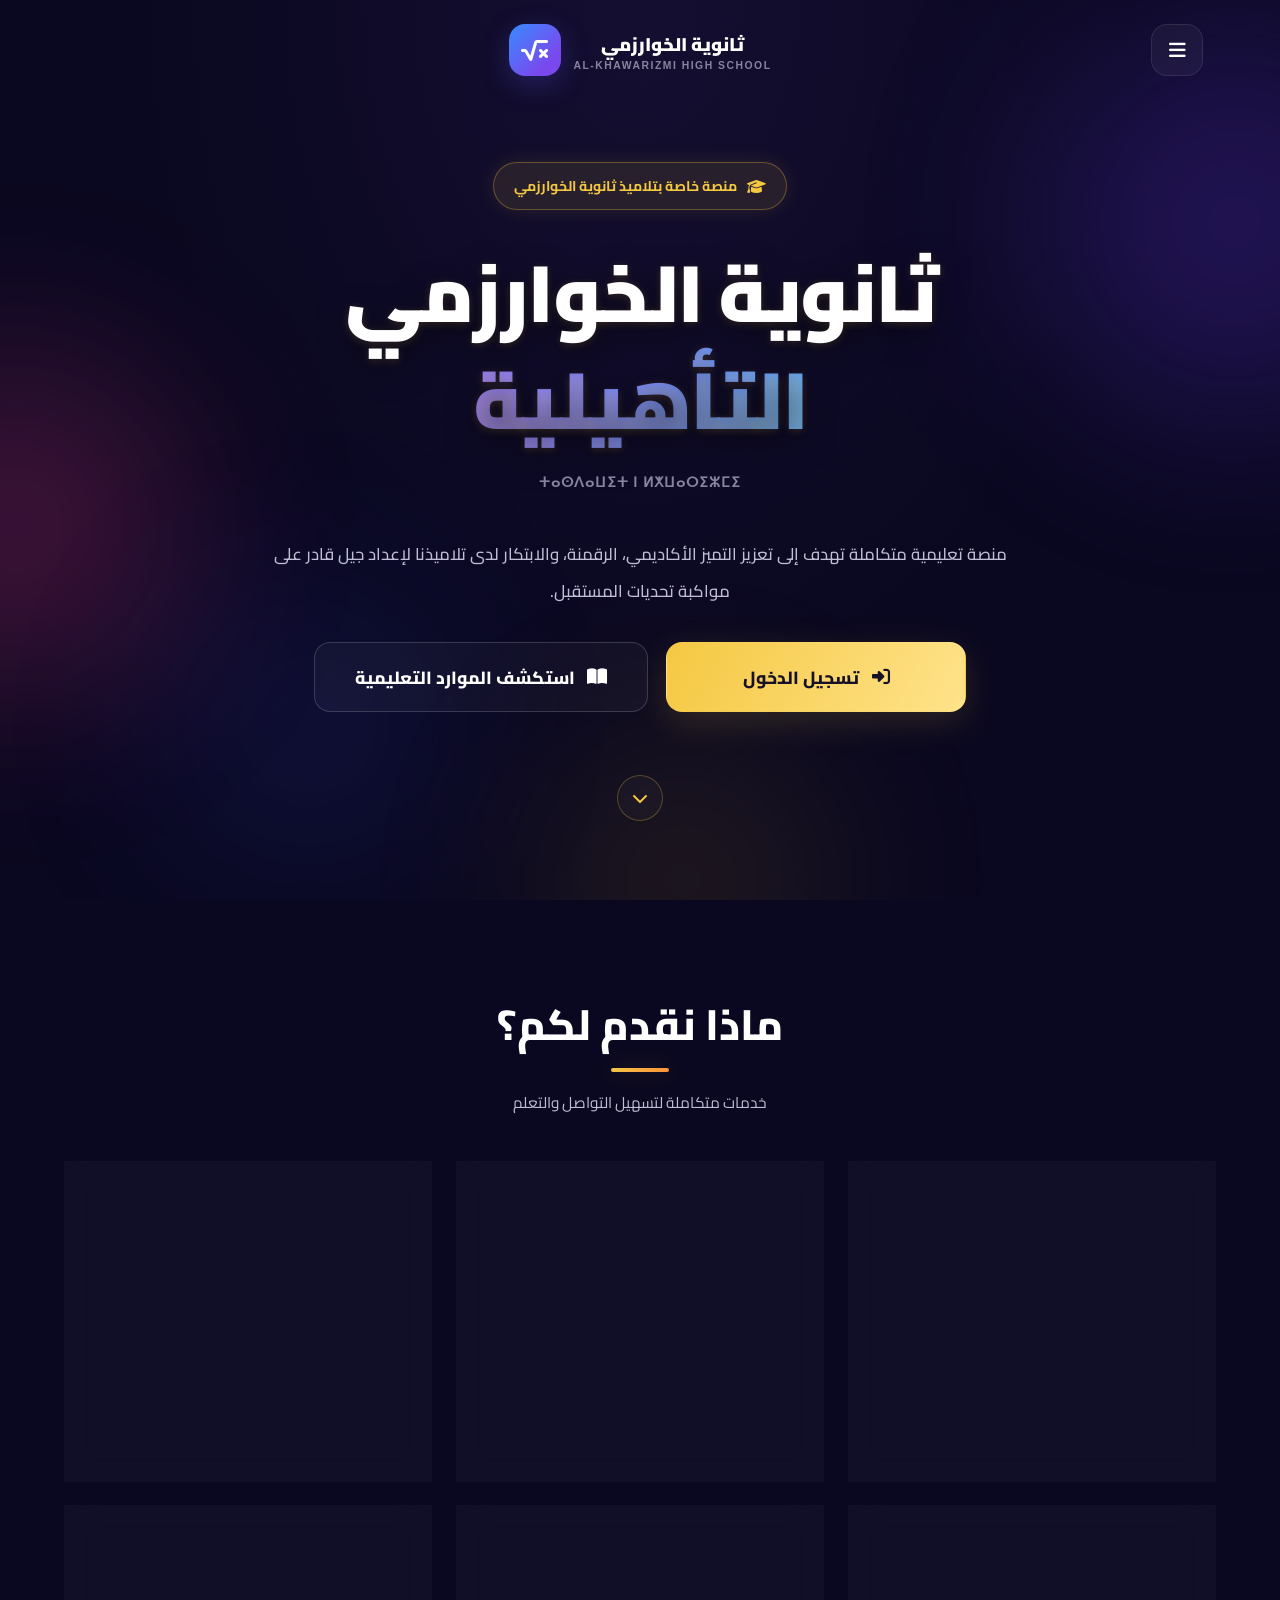
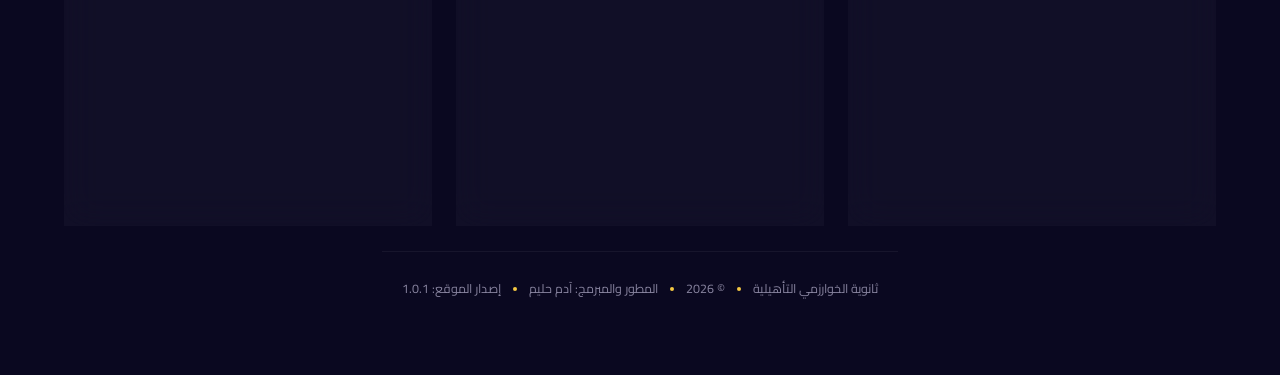
<file: index.html>
<!DOCTYPE html>
<html lang="ar" dir="rtl">
<head>
<meta charset="UTF-8">
<meta name="viewport" content="width=device-width, initial-scale=1.0">
<meta name="theme-color" content="#0a0820">
<meta name="description" content="الموقع الرسمي لثانوية الخوارزمي التأهيلية، منصة تعليمية للتميز الأكاديمي والرقمنة والابتكار.">
<title>ثانوية الخوارزمي التأهيلية | AL-KHAWARIZMI HIGH SCHOOL</title>

<link rel="preconnect" href="https://fonts.googleapis.com">
<link rel="preconnect" href="https://fonts.gstatic.com" crossorigin>
<link href="https://fonts.googleapis.com/css2?family=Cairo:wght@400;500;600;700;800;900&display=swap" rel="stylesheet">
<link rel="stylesheet" href="https://cdnjs.cloudflare.com/ajax/libs/font-awesome/6.7.2/css/all.min.css">

<style>
:root {
    --bg: #0a0820;
    --gold: #f5c842;
    --gold-light: #ffe68a;
    --purple: #9b6dff;
    --blue: #4f8cff;
    --pink: #ff5da2;
    --text: #fff;
    --muted: #c0bdd5;
    --subtle: #88849f;
    --surface: rgba(255,255,255,.045);
    --border: rgba(255,255,255,.09);
    --success: #48d6a2;
    --transition: .3s ease;
}

* {
    margin: 0;
    padding: 0;
    box-sizing: border-box;
}

html {
    scroll-behavior: smooth;
    scrollbar-color: #41336d var(--bg);
    scrollbar-width: thin;
}

body {
    min-height: 100vh;
    font-family: 'Cairo', sans-serif;
    background: var(--bg);
    color: var(--text);
    overflow-x: hidden;
    -webkit-font-smoothing: antialiased;
}

body.no-scroll {
    overflow: hidden;
}

button, a {
    font: inherit;
    -webkit-tap-highlight-color: transparent;
}

button {
    color: inherit;
    cursor: pointer;
}

a {
    color: inherit;
    text-decoration: none;
}

button:focus-visible,
a:focus-visible {
    outline: 2px solid var(--gold);
    outline-offset: 4px;
}

/* ==========================
   الخلفية المتحركة
========================== */

.background-effects {
    position: fixed;
    inset: 0;
    overflow: hidden;
    pointer-events: none;
    z-index: -2;
    background:
        radial-gradient(
            ellipse at 50% 0%,
            rgba(67,43,126,.18),
            transparent 55%
        ),
        var(--bg);
}

.orb {
    position: absolute;
    border-radius: 50%;
    filter: blur(100px);
    opacity: .24;
    will-change: transform;
    animation: floatOrb 18s ease-in-out infinite alternate;
}

.orb-purple {
    width: 390px;
    height: 390px;
    background: #723cff;
    top: 3%;
    right: -150px;
}

.orb-pink {
    width: 330px;
    height: 330px;
    background: #ff3e91;
    top: 40%;
    left: -150px;
    animation-delay: -6s;
}

.orb-gold {
    width: 300px;
    height: 300px;
    background: #dba622;
    bottom: -130px;
    right: 35%;
    opacity: .12;
    animation-delay: -10s;
}

.orb-blue {
    width: 280px;
    height: 280px;
    background: #365dff;
    top: 65%;
    right: 65%;
    opacity: .13;
    animation-delay: -4s;
}

@keyframes floatOrb {
    from {
        transform: translate3d(0,0,0) scale(1);
    }
    to {
        transform: translate3d(45px,-55px,0) scale(1.12);
    }
}

/* ==========================
   الهيكل العام
========================== */

.page-shell {
    position: relative;
    z-index: 1;
    width: 100%;
    min-height: 100vh;
    display: flex;
    flex-direction: column;
}

.header {
    width: 100%;
    padding: 24px 6%;
    display: grid;
    grid-template-columns: 1fr auto 1fr;
    align-items: center;
    gap: clamp(12px,3vw,32px);
    position: relative;
    z-index: 5;
}

.header-side {
    display: flex;
    align-items: center;
    justify-content: flex-start;
    min-width: 0;
}

.header-side:last-child {
    justify-content: flex-end;
}

.icon-button {
    width: 52px;
    height: 52px;
    flex-shrink: 0;
    display: inline-flex;
    justify-content: center;
    align-items: center;
    border-radius: 16px;
    border: 1px solid var(--border);
    background: rgba(255,255,255,.045);
    color: #fff;
    font-size: 19px;
    transition:
        background var(--transition),
        border-color var(--transition),
        transform var(--transition);
}

.icon-button:hover {
    background: rgba(255,255,255,.1);
    border-color: rgba(245,200,66,.35);
    transform: translateY(-2px);
}

.header-brand {
    display: flex;
    align-items: center;
    justify-content: center;
    gap: 13px;
    text-align: center;
    min-width: 0;
}

.brand-copy h2 {
    font-size: 1.15rem;
    font-weight: 900;
    line-height: 1.7;
    white-space: nowrap;
}

.brand-copy p {
    font-family: Arial, sans-serif;
    font-size: .65rem;
    font-weight: 700;
    letter-spacing: 1.5px;
    color: var(--subtle);
    direction: ltr;
    white-space: nowrap;
}

.brand-logo {
    width: 52px;
    height: 52px;
    border-radius: 16px;
    display: flex;
    justify-content: center;
    align-items: center;
    background: linear-gradient(135deg,#398bff,#7949ed 75%);
    box-shadow: 0 8px 28px rgba(94,91,255,.25);
    font-size: 24px;
    flex-shrink: 0;
}

/* ==========================
   القسم الرئيسي Hero
========================== */

.main {
    width: 100%;
    max-width: 1200px;
    margin: 0 auto;
    padding: 62px 24px 50px;
    flex: 1;
    display: flex;
    flex-direction: column;
    align-items: center;
    justify-content: center;
    text-align: center;
}

.hero {
    width: 100%;
    display: flex;
    flex-direction: column;
    align-items: center;
    animation: heroReveal .9s ease both;
}

@keyframes heroReveal {
    from {
        opacity: 0;
        transform: translateY(20px);
    }
    to {
        opacity: 1;
        transform: translateY(0);
    }
}

.badge {
    display: inline-flex;
    align-items: center;
    justify-content: center;
    gap: 10px;
    padding: 10px 20px;
    margin-bottom: 30px;
    border-radius: 50px;
    background: rgba(245,200,66,.1);
    border: 1px solid rgba(245,200,66,.3);
    box-shadow: 0 0 20px rgba(245,200,66,.12);
    color: var(--gold);
    font-size: .88rem;
    font-weight: 700;
}

.badge i {
    font-size: 15px;
}

.hero h1 {
    font-size: clamp(2.6rem,6.2vw,5.4rem);
    font-weight: 900;
    line-height: 1.35;
    letter-spacing: -1.5px;
    margin-bottom: .2rem;
    text-shadow:
        0 10px 30px rgba(0,0,0,.5),
        0 2px 10px rgba(245,200,66,.2);
}

.title-first,
.title-second {
    display: block;
}

.title-first {
    color: #fff;
}

.title-second {
    background: linear-gradient(
        100deg,
        #a879ff 10%,
        #6e8bff 55%,
        #5bd5ff 100%
    );
    -webkit-background-clip: text;
    background-clip: text;
    -webkit-text-fill-color: transparent;
    color: transparent;
}

.english-title {
    margin: .8rem 0 2.5rem;
    font-family: Arial, 'Noto Sans Tifinagh', 'Segoe UI Historic', sans-serif;
    font-size: .9rem;
    font-weight: 700;
    letter-spacing: 1px;
    color: var(--subtle);
    direction: ltr;
    line-height: 1.8;
}

.hero-description {
    width: 100%;
    max-width: 760px;
    color: var(--muted);
    font-size: 1.05rem;
    font-weight: 500;
    line-height: 2.2;
    margin-bottom: 32px;
}

/* مميزات المنصة */

/* الأزرار الرئيسية */

.hero-actions {
    display: flex;
    justify-content: center;
    align-items: stretch;
    flex-wrap: wrap;
    gap: 18px;
    width: 100%;
}

.btn {
    position: relative;
    display: inline-flex;
    justify-content: center;
    align-items: center;
    gap: .8rem;
    min-width: 300px;
    padding: 1.1rem 2.5rem;
    border: 1px solid transparent;
    border-radius: 16px;
    font-size: 1.1rem;
    font-weight: 800;
    text-align: center;
    transition:
        transform var(--transition),
        box-shadow var(--transition),
        background var(--transition),
        border-color var(--transition);
}

.btn i {
    font-size: 18px;
}

.btn:hover {
    transform: translateY(-3px);
}

.btn-primary {
    color: #171126;
    background: linear-gradient(115deg,#f5c842,#ffe38b);
    box-shadow: 0 10px 35px rgba(245,200,66,.15);
}

.btn-primary:hover {
    box-shadow: 0 14px 40px rgba(245,200,66,.27);
}

.btn-secondary {
    color: #fff;
    background: rgba(255,255,255,.035);
    border-color: rgba(255,255,255,.16);
}

.btn-secondary:hover {
    background: rgba(255,255,255,.075);
    border-color: rgba(155,109,255,.6);
}

/* ==========================
   مساحة فارغة وسهم الاستمرار
========================== */

.scroll-cue {
    width: 100%;
    min-height: clamp(120px, 19vh, 210px);
    display: flex;
    justify-content: center;
    align-items: center;
    margin: 0 auto 20px;
}

.scroll-cue-link {
    width: 46px;
    height: 46px;
    display: inline-flex;
    align-items: center;
    justify-content: center;
    border: 1px solid rgba(245,200,66,.28);
    border-radius: 50%;
    color: var(--gold);
    background: rgba(255,255,255,.025);
    text-decoration: none;
    animation: scrollCueBounce 1.8s ease-in-out infinite;
    transition: background var(--transition), border-color var(--transition);
}

.scroll-cue-link:hover {
    background: rgba(245,200,66,.09);
    border-color: rgba(245,200,66,.65);
}

@keyframes scrollCueBounce {
    0%, 100% { transform: translateY(-4px); }
    50% { transform: translateY(6px); }
}

@media (prefers-reduced-motion: reduce) {
    .scroll-cue-link { animation: none; }
}

/* ==========================
   قسم ماذا نقدم لكم؟
========================== */

.offers-section {
    --offers-gold: var(--gold);
    width: 100%;
    padding: clamp(56px,7vw,92px) 0 26px;
    scroll-margin-top: 24px;
}

.offers-container {
    width: min(1200px,100%);
    margin-inline: auto;
}

.offers-header {
    text-align: center;
    margin: 0 auto 44px;
    padding-inline: 8px;
}

.offers-badge {
    display: inline-flex;
    align-items: center;
    gap: 8px;
    margin-bottom: 13px;
    padding: 6px 15px;
    border: 1px solid rgba(245,200,66,.22);
    border-radius: 999px;
    background: rgba(245,200,66,.07);
    color: var(--gold);
    font-size: .84rem;
    font-weight: 700;
}

.offers-header h2 {
    color: #fff;
    font-size: clamp(1.9rem,4vw,2.65rem);
    font-weight: 800;
    line-height: 1.5;
}

.offers-title-line {
    display: block;
    width: 58px;
    height: 4px;
    margin: 12px auto 16px;
    border-radius: 9px;
    background: linear-gradient(135deg,#f5c842,#fb923c);
    box-shadow: 0 0 20px rgba(245,200,66,.22);
}

.offers-header p {
    color: var(--muted);
    font-size: .96rem;
    line-height: 1.9;
}

/* شبكة الخدمات */

.offers-grid {
    display: grid;
    grid-template-columns: repeat(3,minmax(0,1fr));
    gap: 1.5rem;
    align-items: stretch;
}

/* بطاقة الخدمة */

.offer-card {
    position: relative;
    isolation: isolate;
    display: flex;
    flex-direction: column;
    align-items: flex-start;
    min-width: 0;
    min-height: 295px;
    padding: 1.8rem;
    background: rgba(255,255,255,.03);
    border: 1px solid rgba(255,255,255,.08);
    border-radius: 20px;
    -webkit-backdrop-filter: blur(16px);
    backdrop-filter: blur(16px);
    overflow: hidden;
    transition:
        transform .3s ease,
        border-color .3s ease,
        background .3s ease,
        box-shadow .3s ease;
}

.offer-card::before {
    content: "";
    position: absolute;
    inset: 0;
    z-index: -1;
    opacity: 0;
    background: radial-gradient(
        circle at 90% 0%,
        rgba(245,200,66,.08),
        transparent 52%
    );
    transition: opacity .3s ease;
    pointer-events: none;
}

.offer-card:hover {
    transform: translateY(-5px);
    border-color: rgba(245,200,66,.55);
    background: rgba(255,255,255,.045);
    box-shadow:
        0 16px 38px rgba(0,0,0,.18),
        0 0 24px rgba(245,200,66,.045);
}

.offer-card:hover::before {
    opacity: 1;
}

/* أيقونة الخدمة */

.offer-icon {
    display: flex;
    align-items: center;
    justify-content: center;
    width: 60px;
    height: 60px;
    flex-shrink: 0;
    margin-bottom: 20px;
    border: 1px solid rgba(245,200,66,.13);
    border-radius: 18px;
    background: rgba(245,200,66,.1);
    color: var(--gold);
    font-size: 1.45rem;
    transition:
        transform .3s ease,
        background .3s ease;
}

.offer-card:hover .offer-icon {
    transform: translateY(-2px);
    background: rgba(245,200,66,.16);
}

.offer-card h3 {
    margin: 0 0 10px;
    color: #fff;
    font-size: 1.13rem;
    font-weight: 800;
    line-height: 1.8;
}

.offer-card p {
    margin: 0 0 22px;
    color: var(--muted);
    font-size: .9rem;
    line-height: 2;
    flex-grow: 1;
}

/* تفاصيل الخدمة القابلة للطي */
.offer-details {
    width: 100%;
    flex: 0 0 auto;
    flex-grow: 0;
    max-height: 0;
    margin: 0;
    padding: 0 14px;
    overflow: hidden;
    opacity: 0;
    border: 1px solid transparent;
    border-radius: 14px;
    background: rgba(10,8,32,.58);
    color: var(--muted);
    font-size: .86rem;
    line-height: 1.95;
    overflow-wrap: anywhere;
    transition: max-height .35s ease, opacity .25s ease, margin .3s ease, padding .3s ease, border-color .3s ease;
}
.offer-card.is-expanded .offer-details {
    max-height: 260px;
    margin: 0 0 18px;
    padding: 13px 14px;
    opacity: 1;
    border-color: rgba(245,200,66,.18);
}
.offer-link {
    border: 0;
    background: transparent;
    cursor: pointer;
}
.offer-link[aria-expanded="true"] i {
    transform: rotate(-90deg);
}
@media(max-width:576px) {
    .offer-card.is-expanded .offer-details {
        max-height: 360px;
    }
}
@media(prefers-reduced-motion:reduce) {
    .offer-details { transition: none; }
}

/* زر اكتشف المزيد */

.offer-link {
    display: inline-flex;
    align-items: center;
    gap: 9px;
    margin-top: auto;
    padding: 4px 0;
    color: var(--gold);
    font-size: .88rem;
    font-weight: 800;
    text-decoration: none;
    transition: gap .25s ease, color .25s ease;
}

.offer-link:hover {
    gap: 14px;
    color: #ffe58a;
}

.offer-link i {
    font-size: .78rem;
    transition: transform .25s ease;
}

.offer-link:hover i {
    transform: translateX(-3px);
}

.offer-link:focus-visible {
    outline: 2px solid var(--gold);
    outline-offset: 5px;
    border-radius: 4px;
}

/* ==========================
   الفوتر
========================== */

.footer {
    display: flex;
    align-items: center;
    justify-content: center;
    gap: 12px;
    flex-wrap: wrap;
    padding: 25px 20px;
    margin-top: auto;
    border-top: 1px solid rgba(255,255,255,.055);
    color: var(--subtle);
    font-size: .78rem;
    text-align: center;
}

.footer-separator {
    width: 4px;
    height: 4px;
    border-radius: 50%;
    background: var(--gold);
}

.footer-share {
    display: inline-flex;
    align-items: center;
    gap: 7px;
    padding: 5px 10px;
    border: 0;
    border-radius: 8px;
    background: transparent;
    color: var(--gold);
    font-size: .78rem;
    transition: background var(--transition);
}

.footer-share:hover {
    background: rgba(245,200,66,.08);
}

/* ==========================
   القائمة الجانبية
========================== */

.overlay {
    position: fixed;
    inset: 0;
    z-index: 20;
    background: rgba(4,3,15,.7);
    backdrop-filter: blur(5px);
    -webkit-backdrop-filter: blur(5px);
    opacity: 0;
    visibility: hidden;
    transition: opacity var(--transition), visibility var(--transition);
}

.overlay.active {
    opacity: 1;
    visibility: visible;
}

.side-menu {
    position: fixed;
    top: 0;
    right: 0;
    z-index: 30;
    width: min(390px,90vw);
    height: 100%;
    height: 100dvh;
    padding: 25px;
    display: flex;
    flex-direction: column;
    overflow-y: auto;
    background: rgba(15,12,39,.94);
    border-left: 1px solid rgba(255,255,255,.1);
    box-shadow: -20px 0 70px rgba(0,0,0,.3);
    backdrop-filter: blur(28px);
    -webkit-backdrop-filter: blur(28px);
    transform: translateX(105%);
    visibility: hidden;
    transition: transform .35s ease, visibility .35s ease;
}

.side-menu.open {
    transform: translateX(0);
    visibility: visible;
}

.menu-header {
    display: flex;
    align-items: center;
    justify-content: space-between;
    gap: 15px;
    padding-bottom: 22px;
    border-bottom: 1px solid var(--border);
}

.menu-brand {
    display: flex;
    align-items: center;
    gap: 12px;
    min-width: 0;
}

.menu-brand .brand-logo {
    width: 46px;
    height: 46px;
    border-radius: 14px;
    font-size: 20px;
}

.menu-brand h3 {
    font-size: 1rem;
    font-weight: 900;
}

.menu-brand p {
    font-family: Arial, sans-serif;
    direction: ltr;
    font-size: .58rem;
    color: var(--subtle);
    margin-top: 3px;
    letter-spacing: 1px;
}

.menu-section {
    margin-top: 25px;
}

.menu-section-title {
    display: flex;
    align-items: center;
    gap: 9px;
    margin-bottom: 13px;
    color: var(--subtle);
    font-size: .8rem;
    font-weight: 700;
}

.menu-section-title i {
    color: var(--gold);
}

.menu-link {
    width: 100%;
    display: flex;
    align-items: center;
    gap: 13px;
    padding: 14px 15px;
    margin-bottom: 9px;
    border: 1px solid transparent;
    border-radius: 13px;
    background: rgba(255,255,255,.035);
    color: #e9e6f7;
    font-size: .9rem;
    font-weight: 600;
    text-align: right;
    transition:
        background var(--transition),
        border-color var(--transition),
        color var(--transition);
}

.menu-link > i:first-child {
    width: 22px;
    color: var(--gold);
    text-align: center;
}

.menu-link:hover {
    background: rgba(255,255,255,.07);
    border-color: rgba(245,200,66,.15);
    color: #fff;
}

.menu-link .link-arrow {
    margin-right: auto;
    color: var(--subtle);
    font-size: 12px;
}

.language-options {
    display: grid;
    grid-template-columns: repeat(3,minmax(0,1fr));
    gap: 8px;
}

.language-btn {
    padding: 11px 5px;
    border: 1px solid var(--border);
    border-radius: 12px;
    background: rgba(255,255,255,.03);
    color: var(--muted);
    font-size: .8rem;
    font-weight: 700;
    transition: var(--transition);
}

.language-btn.active {
    background: rgba(245,200,66,.12);
    color: var(--gold);
    border-color: rgba(245,200,66,.4);
}

.menu-bottom {
    margin-top: auto;
    padding-top: 22px;
}

.menu-version {
    margin-top: 12px;
    text-align: center;
    color: var(--subtle);
    font-size: .7rem;
}

/* ==========================
   النوافذ المنبثقة
========================== */

.modal-wrap {
    position: fixed;
    inset: 0;
    z-index: 50;
    display: flex;
    align-items: center;
    justify-content: center;
    padding: 20px;
    overflow-y: auto;
    background: rgba(4,3,15,.76);
    backdrop-filter: blur(8px);
    -webkit-backdrop-filter: blur(8px);
    opacity: 0;
    visibility: hidden;
    transition: opacity var(--transition), visibility var(--transition);
}

.modal-wrap.active {
    opacity: 1;
    visibility: visible;
}

.modal {
    width: 100%;
    max-width: 500px;
    max-height: min(85dvh,760px);
    overflow-y: auto;
    padding: 30px;
    border-radius: 24px;
    background: rgba(19,15,47,.96);
    border: 1px solid rgba(255,255,255,.11);
    box-shadow: 0 25px 100px rgba(0,0,0,.4);
    backdrop-filter: blur(30px);
    -webkit-backdrop-filter: blur(30px);
    transform: translateY(15px) scale(.98);
    transition: transform var(--transition);
}

.modal-wrap.active .modal {
    transform: translateY(0) scale(1);
}

.modal-header {
    display: flex;
    align-items: center;
    justify-content: space-between;
    gap: 15px;
    margin-bottom: 24px;
}

.modal-heading {
    display: flex;
    align-items: center;
    gap: 12px;
}

.modal-icon {
    width: 46px;
    height: 46px;
    display: flex;
    align-items: center;
    justify-content: center;
    flex-shrink: 0;
    border-radius: 14px;
    background: rgba(245,200,66,.11);
    color: var(--gold);
    font-size: 19px;
}

.modal-heading h2 {
    font-size: 1.1rem;
    font-weight: 900;
}

.modal-heading p {
    margin-top: 3px;
    color: var(--subtle);
    font-size: .75rem;
}

.modal-close {
    width: 40px;
    height: 40px;
    display: flex;
    align-items: center;
    justify-content: center;
    flex-shrink: 0;
    border: 1px solid var(--border);
    border-radius: 12px;
    background: rgba(255,255,255,.04);
    color: var(--muted);
    transition: var(--transition);
}

.modal-close:hover {
    color: #fff;
    background: rgba(255,255,255,.1);
}

.modal-body {
    color: var(--muted);
    font-size: .91rem;
    line-height: 2.1;
}

.modal-body p + p {
    margin-top: 12px;
}

.modal-highlight {
    padding: 16px;
    margin-top: 18px;
    border: 1px solid rgba(245,200,66,.15);
    border-radius: 15px;
    background: rgba(245,200,66,.055);
}

.modal-highlight strong {
    display: block;
    color: var(--gold);
    margin-bottom: 5px;
}

.developer-card {
    display: flex;
    align-items: center;
    gap: 13px;
    margin-top: 20px;
    padding: 15px;
    border: 1px solid var(--border);
    border-radius: 16px;
    background: rgba(255,255,255,.035);
}

.developer-icon {
    width: 44px;
    height: 44px;
    display: flex;
    align-items: center;
    justify-content: center;
    border-radius: 14px;
    background: linear-gradient(135deg,#398bff,#7949ed);
    color: white;
    font-size: 18px;
}

.developer-card h3 {
    color: #fff;
    font-size: .9rem;
}

.developer-card p {
    color: var(--subtle);
    font-size: .76rem;
    margin-top: 3px;
}

/* خيارات المشاركة */

.share-options {
    display: flex;
    flex-direction: column;
    gap: 12px;
}

.share-btn {
    width: 100%;
    display: flex;
    align-items: center;
    gap: 14px;
    padding: 15px;
    border: 1px solid var(--border);
    border-radius: 15px;
    background: rgba(255,255,255,.035);
    color: #fff;
    text-align: right;
    transition: var(--transition);
}

.share-btn:hover {
    background: rgba(255,255,255,.075);
    transform: translateY(-2px);
}

.share-btn > .share-icon {
    width: 43px;
    height: 43px;
    display: flex;
    align-items: center;
    justify-content: center;
    flex-shrink: 0;
    border-radius: 13px;
    font-size: 20px;
}

.share-label {
    flex: 1;
    min-width: 0;
}

.share-btn strong {
    display: block;
    font-size: .9rem;
}

.share-btn small {
    display: block;
    margin-top: 3px;
    color: var(--subtle);
    font-size: .75rem;
}

.share-whatsapp .share-icon {
    background: rgba(37,211,102,.12);
    color: #25d366;
}

.share-telegram .share-icon {
    background: rgba(41,160,242,.12);
    color: #29a0f2;
}

.share-facebook .share-icon {
    background: rgba(24,119,242,.14);
    color: #1877f2;
}

.share-instagram .share-icon {
    background: rgba(225,48,108,.13);
    color: #e1306c;
}

.share-copy .share-icon {
    background: rgba(245,200,66,.12);
    color: var(--gold);
}

/* إشعارات الموقع */

.toast {
    position: fixed;
    bottom: 25px;
    left: 50%;
    z-index: 100;
    display: flex;
    align-items: center;
    gap: 10px;
    max-width: calc(100% - 30px);
    padding: 13px 20px;
    border: 1px solid rgba(72,214,162,.25);
    border-radius: 14px;
    background: rgba(17,30,36,.96);
    color: #e8fff6;
    font-size: .85rem;
    font-weight: 700;
    box-shadow: 0 12px 40px rgba(0,0,0,.3);
    opacity: 0;
    visibility: hidden;
    transform: translate(-50%,15px);
    transition:
        opacity var(--transition),
        transform var(--transition),
        visibility var(--transition);
}

.toast i {
    color: var(--success);
}

.toast.show {
    opacity: 1;
    visibility: visible;
    transform: translate(-50%,0);
}

/* دعم الفرنسية والإنجليزية */

html[lang="en"],
html[lang="fr"] {
    direction: ltr;
}

html[lang="en"] .side-menu,
html[lang="fr"] .side-menu {
    right: auto;
    left: 0;
    border-left: none;
    border-right: 1px solid rgba(255,255,255,.1);
    transform: translateX(-105%);
}

html[lang="en"] .side-menu.open,
html[lang="fr"] .side-menu.open {
    transform: translateX(0);
}

html[lang="en"] .menu-link,
html[lang="fr"] .menu-link,
html[lang="en"] .share-btn,
html[lang="fr"] .share-btn {
    text-align: left;
}

html[lang="en"] .menu-link .link-arrow,
html[lang="fr"] .menu-link .link-arrow {
    margin-right: 0;
    margin-left: auto;
}

html[lang="en"] .info-card,
html[lang="fr"] .info-card,
html[lang="en"] .modal-body,
html[lang="fr"] .modal-body {
    text-align: left;
}

html[lang="en"] .english-title,
html[lang="fr"] .english-title {
    letter-spacing: 2px;
}

/* ==========================
   تحسينات الأجهزة اللوحية
========================== */

@media(max-width:992px) {
    .offers-grid {
        grid-template-columns: repeat(2,minmax(0,1fr));
        gap: 1.2rem;
    }

    .offer-card {
        min-height: 270px;
        padding: 1.6rem;
    }
}

/* ==========================
   تحسينات الهواتف
========================== */

@media(max-width:768px) {
    .header {
        padding: 17px 20px;
        grid-template-columns: 48px minmax(0,1fr) 48px;
        gap: clamp(10px,3vw,22px);
    }

    .header-side,
    .header-side:last-child {
        justify-content: center;
    }

    .icon-button,
    .brand-logo {
        width: 46px;
        height: 46px;
        border-radius: 14px;
    }

    .header-brand {
        gap: clamp(8px,2.5vw,14px);
        min-width: 0;
    }

    .brand-copy h2 {
        font-size: clamp(.78rem,2.7vw,1rem);
        white-space: normal;
        line-height: 1.45;
    }

    .brand-copy p {
        font-size: clamp(.42rem,1.5vw,.58rem);
        letter-spacing: clamp(.3px,.4vw,1px);
        white-space: normal;
        line-height: 1.5;
    }

    .brand-logo {
        font-size: 20px;
    }

    .main {
        padding: 48px 22px 40px;
    }

    .badge {
        font-size: .8rem;
        max-width: 100%;
        padding: 9px 14px;
        gap: 8px;
        line-height: 1.7;
        margin-bottom: 24px;
    }

    .hero h1 {
        font-size: clamp(2rem,7.4vw,3.5rem);
        line-height: 1.55;
        letter-spacing: -.6px;
        margin-bottom: .2rem;
    }

    .title-first,
    .title-second {
        line-height: 1.5;
    }

    .english-title {
        font-size: .78rem;
        letter-spacing: 3px;
        margin: .7rem 0 1.8rem;
    }

    .hero-description {
        font-size: .94rem;
        line-height: 2.05;
        margin-bottom: 26px;
    }

    .hero-actions {
        flex-direction: column;
        align-items: center;
        gap: 14px;
        width: 100%;
    }

    .btn {
        width: 100%;
        min-width: 0;
        max-width: 440px;
        padding: 1rem 1.25rem;
        border-radius: 16px;
        font-size: 1rem;
    }

    .footer {
        gap: 8px;
        padding: 20px 15px;
    }

    .side-menu {
        width: min(390px,92vw);
        padding: 22px 20px;
    }

    .menu-header {
        gap: 12px;
        padding-bottom: 20px;
    }

    .menu-section {
        margin-top: 23px;
    }

    .menu-section-title {
        margin-bottom: 12px;
    }

    .menu-link {
        padding: 14px 13px;
        margin-bottom: 9px;
        min-height: 50px;
    }

    .language-options {
        gap: 7px;
    }

    .language-btn {
        padding: 11px 4px;
    }

    .menu-bottom {
        padding-top: 20px;
    }

    .modal-wrap {
        padding: 15px;
    }

    .modal {
        padding: 24px 20px;
        border-radius: 21px;
    }
}

@media(max-width:576px) {
    .offers-section {
        padding: 48px 0 16px;
    }

    .offers-header {
        margin-bottom: 28px;
    }

    .offers-header h2 {
        font-size: 1.8rem;
    }

    .offers-header p {
        font-size: .88rem;
    }

    .offers-grid {
        grid-template-columns: minmax(0,1fr);
        gap: 1rem;
    }

    .offer-card {
        min-height: 0;
        padding: 1.45rem;
        border-radius: 18px;
    }

    .offer-icon {
        width: 54px;
        height: 54px;
        margin-bottom: 15px;
        border-radius: 16px;
        font-size: 1.3rem;
    }

    .offer-card h3 {
        font-size: 1.08rem;
    }

    .offer-card p {
        font-size: .88rem;
        margin-bottom: 18px;
    }
}

@media(max-width:420px) {
    .header {
        padding: 14px 12px;
        grid-template-columns: 42px minmax(0,1fr) 42px;
        gap: 8px;
    }

    .icon-button,
    .brand-logo {
        width: 42px;
        height: 42px;
        border-radius: 12px;
        font-size: 17px;
    }

    .header-brand {
        gap: 7px;
    }

    .brand-logo {
        font-size: 18px;
    }

    .brand-copy h2 {
        font-size: clamp(.72rem,3.1vw,.86rem);
    }

    .brand-copy p {
        font-size: clamp(.36rem,1.45vw,.45rem);
        letter-spacing: .25px;
    }

    .main {
        padding: 42px 17px 32px;
    }

    .badge {
        font-size: .76rem;
        padding: 8px 11px;
        gap: 6px;
        margin-bottom: 21px;
    }

    .hero h1 {
        font-size: clamp(2rem,8.3vw,2.8rem);
        line-height: 1.6;
        letter-spacing: -.4px;
    }

    .english-title {
        font-size: .68rem;
        letter-spacing: 2px;
        margin: .65rem 0 1.5rem;
    }

    .hero-description {
        font-size: .88rem;
        line-height: 2;
        margin-bottom: 23px;
    }

    .btn {
        font-size: .94rem;
        padding: 1rem;
        border-radius: 16px;
    }

    .side-menu {
        padding: 18px 16px;
    }

    .menu-brand .brand-logo {
        width: 42px;
        height: 42px;
    }

    .menu-brand h3 {
        font-size: .9rem;
    }

    .menu-brand p {
        font-size: .5rem;
        letter-spacing: .5px;
    }

    .modal {
        padding: 21px 16px;
    }

    .modal-heading h2 {
        font-size: 1rem;
    }

    .modal-body {
        font-size: .85rem;
    }

    .orb-purple {
        width: 260px;
        height: 260px;
        filter: blur(80px);
    }

    .orb-pink {
        width: 230px;
        height: 230px;
        filter: blur(80px);
    }

    .orb-gold {
        width: 220px;
        height: 220px;
        filter: blur(80px);
    }
}

@media(prefers-reduced-motion:reduce) {
    *,
    *::before,
    *::after {
        scroll-behavior: auto !important;
        animation-duration: .01ms !important;
        animation-iteration-count: 1 !important;
        transition-duration: .01ms !important;
    }

    .offer-card,
    .offer-card::before,
    .offer-icon,
    .offer-link,
    .offer-link i {
        transition: none;
    }

    .offer-card:hover {
        transform: none;
    }
}
</style>
</head>

<body>

<!-- الخلفية -->
<div class="background-effects" aria-hidden="true">
    <div class="orb orb-purple"></div>
    <div class="orb orb-pink"></div>
    <div class="orb orb-gold"></div>
    <div class="orb orb-blue"></div>
</div>

<div class="page-shell">

    <!-- رأس الصفحة -->
    <header class="header">

        <div class="header-side">
            <button class="icon-button"
                    id="menuToggle"
                    type="button"
                    aria-label="فتح القائمة"
                    aria-controls="sideMenu"
                    aria-expanded="false">
                <i class="fa-solid fa-bars"></i>
            </button>
        </div>

        <a class="header-brand" href="index.html" aria-label="الصفحة الرئيسية">
            <div class="brand-copy">
                <h2 data-i18n="schoolName">ثانوية الخوارزمي</h2>
                <p>AL-KHAWARIZMI HIGH SCHOOL</p>
            </div>
            <div class="brand-logo" aria-hidden="true">
                <i class="fa-solid fa-square-root-variable"></i>
            </div>
        </a>



    </header>

    <!-- المحتوى الرئيسي -->
    <main class="main">

        <section class="hero" aria-labelledby="heroTitle">

            <div class="badge">
                <i class="fa-solid fa-graduation-cap"></i>
                <span data-i18n="badge">منصة خاصة بتلاميذ ثانوية الخوارزمي</span>
            </div>

            <h1 id="heroTitle">
                <span class="title-first" data-i18n="titleFirst">ثانوية الخوارزمي</span>
                <span class="title-second" data-i18n="titleSecond">التأهيلية</span>
            </h1>

            <p class="english-title" data-i18n="englishTitle">
                ⵜⴰⵙⴷⴰⵡⵉⵜ ⵏ ⵍⵅⵡⴰⵔⵉⵣⵎⵉ
            </p>

            <p class="hero-description" data-i18n="description">
                منصة تعليمية متكاملة تهدف إلى تعزيز التميز الأكاديمي،
                الرقمنة، والابتكار لدى تلاميذنا لإعداد جيل قادر على
                مواكبة تحديات المستقبل.
            </p>

            <div class="hero-actions">
                <a class="btn btn-primary" href="login.html">
                    <i class="fa-solid fa-right-to-bracket"></i>
                    <span data-i18n="login">تسجيل الدخول</span>
                </a>

                <a class="btn btn-secondary" href="resources.html">
                    <i class="fa-solid fa-book-open"></i>
                    <span data-i18n="resources">استكشف الموارد التعليمية</span>
                </a>
            </div>

        </section>

        <!-- مساحة انتقالية فارغة مع سهم للاستمرار إلى الأسفل -->
        <div class="scroll-cue" aria-label="تابع التصفح إلى الأسفل">
            <a href="#what-we-offer" class="scroll-cue-link" aria-label="الانتقال إلى القسم التالي">
                <i class="fa-solid fa-chevron-down" aria-hidden="true"></i>
            </a>
        </div>

        <!-- ==========================
             قسم ماذا نقدم لكم؟
        =========================== -->

        <section class="offers-section"
                 id="what-we-offer"
                 aria-labelledby="offersTitle">

            <div class="offers-container">

                <header class="offers-header">

                    <h2 id="offersTitle" data-i18n="offersTitle">
                        ماذا نقدم لكم؟
                    </h2>

                    <span class="offers-title-line" aria-hidden="true"></span>

                    <p data-i18n="offersSubtitle">
                        خدمات متكاملة لتسهيل التواصل والتعلم
                    </p>

                </header>

                <div class="offers-grid">

                    <!-- 1. التواصل المباشر -->
                    <article class="offer-card">
                        <div class="offer-icon">
                            <i class="fa-solid fa-comments" aria-hidden="true"></i>
                        </div>

                        <h3 data-i18n="offer1Title">تواصل مباشر</h3>

                        <p data-i18n="offer1Description">
                            تواصل فوري مع الأساتذة والإدارة عبر رسائل ذكية.
                        </p>

                        <p class="offer-details" id="offerDetails1" data-i18n="offer1Details">('offer1Details', 'تتيح خدمة التواصل المباشر إرسال الاستفسارات والرسائل إلى الأساتذة والإدارة من خلال المنصة، بما يساعد على تنظيم التواصل والوصول إلى المعلومة في مكان واحد. يتطلب استخدام الخدمات المتاحة تسجيل الدخول.')</p>

                        <button class="offer-link offer-toggle" type="button" aria-expanded="false" aria-controls="offerDetails1">
                            <span data-i18n="discoverMore">اكتشف المزيد</span>
                            <i class="fa-solid fa-chevron-down" aria-hidden="true"></i>
                        </button>
                    </article>

                    <!-- 2. متابعة التحصيل -->
                    <article class="offer-card">
                        <div class="offer-icon">
                            <i class="fa-solid fa-chart-line" aria-hidden="true"></i>
                        </div>

                        <h3 data-i18n="offer2Title">متابعة التحصيل</h3>

                        <p data-i18n="offer2Description">
                            نظام متطور لمتابعة النقاط والتقييمات الشهرية
                            والاطلاع على المستوى الدراسي.
                        </p>

                        <p class="offer-details" id="offerDetails2" data-i18n="offer2Details">('offer2Details', 'تساعدك هذه الخدمة على الاطلاع على النقط والتقييمات وتتبع تطور مستواك الدراسي عندما تكون البيانات متاحة في حسابك. يمكنك الرجوع إلى النتائج لمراجعة تقدمك وتحديد الجوانب التي تحتاج إلى مزيد من العمل.')</p>

                        <button class="offer-link offer-toggle" type="button" aria-expanded="false" aria-controls="offerDetails2">
                            <span data-i18n="discoverMore">اكتشف المزيد</span>
                            <i class="fa-solid fa-chevron-down" aria-hidden="true"></i>
                        </button>
                    </article>

                    <!-- 3. الموارد التعليمية -->
                    <article class="offer-card">
                        <div class="offer-icon">
                            <i class="fa-solid fa-book-open" aria-hidden="true"></i>
                        </div>

                        <h3 data-i18n="offer3Title">الموارد التعليمية</h3>

                        <p data-i18n="offer3Description">
                            دروس وملخصات وامتحانات وتمارين مصنفة حسب المستوى والشعبة.
                        </p>

                        <p class="offer-details" id="offerDetails3" data-i18n="offer3Details">('offer3Details', 'توفر الموارد التعليمية مكانًا منظمًا للوصول إلى الدروس والملخصات والتمارين والامتحانات حسب المستوى والشعبة. استخدم هذه المواد للمراجعة والاستعداد للفروض والامتحانات، ثم ارجع إلى المنصة للحصول على الموارد المتاحة.')</p>

                        <button class="offer-link offer-toggle" type="button" aria-expanded="false" aria-controls="offerDetails3">
                            <span data-i18n="discoverMore">اكتشف المزيد</span>
                            <i class="fa-solid fa-chevron-down" aria-hidden="true"></i>
                        </button>
                    </article>

                    <!-- 4. المكتبة الرقمية -->
                    <article class="offer-card">
                        <div class="offer-icon">
                            <i class="fa-solid fa-book" aria-hidden="true"></i>
                        </div>

                        <h3 data-i18n="offer4Title">المكتبة الرقمية</h3>

                        <p data-i18n="offer4Description">
                            اكتشف الكتب والروايات التعليمية وشاركها مع زملائك بسهولة.
                        </p>

                        <p class="offer-details" id="offerDetails4" data-i18n="offer4Details">('offer4Details', 'تجمع المكتبة الرقمية الكتب والقراءات والمواد المفيدة للتعلم في فضاء واحد. يمكنك استكشاف المحتوى المتاح والاستفادة منه في توسيع معارفك ودعم دراستك، وفق الموارد المنشورة على المنصة.')</p>

                        <button class="offer-link offer-toggle" type="button" aria-expanded="false" aria-controls="offerDetails4">
                            <span data-i18n="discoverMore">اكتشف المزيد</span>
                            <i class="fa-solid fa-chevron-down" aria-hidden="true"></i>
                        </button>
                    </article>

                    <!-- 5. مجتمع التلاميذ -->
                    <article class="offer-card">
                        <div class="offer-icon">
                            <i class="fa-solid fa-users" aria-hidden="true"></i>
                        </div>

                        <h3 data-i18n="offer5Title">مجتمع التلاميذ</h3>

                        <p data-i18n="offer5Description">
                            تبادل الموارد والمعرفة مع زملائك في مختلف المستويات الدراسية.
                        </p>

                        <p class="offer-details" id="offerDetails5" data-i18n="offer5Details">('offer5Details', 'يهدف مجتمع التلاميذ إلى تسهيل تبادل المعرفة والموارد الدراسية بين التلاميذ، وتشجيع التعاون والمراجعة الجماعية باحترام قواعد الاستخدام والتواصل داخل المؤسسة.')</p>

                        <button class="offer-link offer-toggle" type="button" aria-expanded="false" aria-controls="offerDetails5">
                            <span data-i18n="discoverMore">اكتشف المزيد</span>
                            <i class="fa-solid fa-chevron-down" aria-hidden="true"></i>
                        </button>
                    </article>

                    <!-- 6. الجدول الذكي -->
                    <article class="offer-card">
                        <div class="offer-icon">
                            <i class="fa-solid fa-calendar-alt" aria-hidden="true"></i>
                        </div>

                        <h3 data-i18n="offer6Title">جدول ذكي</h3>

                        <p data-i18n="offer6Description">
                            جدول حصص تفاعلي يساعدك على تنظيم وقتك والاستفادة من التذكيرات.
                        </p>

                        <p class="offer-details" id="offerDetails6" data-i18n="offer6Details">('offer6Details', 'يساعدك الجدول الذكي على تنظيم حصصك الدراسية ومتابعة مواعيدك اليومية. راجع الجدول بانتظام وخطط لوقت المراجعة والواجبات، واستفد من التذكيرات إذا كانت متاحة ضمن حسابك.')</p>

                        <button class="offer-link offer-toggle" type="button" aria-expanded="false" aria-controls="offerDetails6">
                            <span data-i18n="discoverMore">اكتشف المزيد</span>
                            <i class="fa-solid fa-chevron-down" aria-hidden="true"></i>
                        </button>
                    </article>

                </div>
            </div>
        </section>

        <!-- الفوتر -->
        <footer class="footer">
            <span data-i18n="footerText">ثانوية الخوارزمي التأهيلية</span>
            <span class="footer-separator" aria-hidden="true"></span>
            <span>© 2026</span>
            <span class="footer-separator" aria-hidden="true"></span>
            <span>المطور والمبرمج: آدم حليم</span>
            <span class="footer-separator" aria-hidden="true"></span>
            <span>إصدار الموقع: 1.0.1</span>
        </footer>

    </main>
</div>

<!-- خلفية القائمة الجانبية -->
<div class="overlay" id="menuOverlay" aria-hidden="true"></div>

<!-- القائمة الجانبية -->
<aside class="side-menu"
       id="sideMenu"
       aria-label="القائمة الرئيسية"
       aria-hidden="true"
       inert>

    <div class="menu-header">

        <div class="menu-brand">
            <div class="brand-logo">
                <i class="fa-solid fa-square-root-variable"></i>
            </div>

            <div>
                <h3 data-i18n="schoolName">ثانوية الخوارزمي</h3>
                <p>AL-KHAWARIZMI HIGH SCHOOL</p>
            </div>
        </div>

        <button class="icon-button"
                id="menuClose"
                type="button"
                aria-label="إغلاق القائمة">
            <i class="fa-solid fa-xmark"></i>
        </button>

    </div>

    <div class="menu-section">

        <div class="menu-section-title">
            <i class="fa-solid fa-language"></i>
            <span data-i18n="languageTitle">لغة الموقع</span>
        </div>

        <div class="language-options">
            <button class="language-btn active"
                    type="button"
                    data-lang="ar"
                    aria-pressed="true">العربية</button>

            <button class="language-btn"
                    type="button"
                    data-lang="fr"
                    aria-pressed="false">Français</button>

            <button class="language-btn"
                    type="button"
                    data-lang="en"
                    aria-pressed="false">English</button>
        </div>

    </div>

    <div class="menu-section">

        <div class="menu-section-title">
            <i class="fa-solid fa-compass"></i>
            <span data-i18n="navigationTitle">التنقل</span>
        </div>

        <a class="menu-link" href="index.html">
            <i class="fa-solid fa-house"></i>
            <span data-i18n="home">الصفحة الرئيسية</span>
            <i class="fa-solid fa-chevron-left link-arrow"></i>
        </a>

        <a class="menu-link" href="login.html">
            <i class="fa-solid fa-right-to-bracket"></i>
            <span data-i18n="login">تسجيل الدخول</span>
            <i class="fa-solid fa-chevron-left link-arrow"></i>
        </a>

        <a class="menu-link" href="resources.html">
            <i class="fa-solid fa-book-open"></i>
            <span data-i18n="resources">استكشف الموارد التعليمية</span>
            <i class="fa-solid fa-chevron-left link-arrow"></i>
        </a>

        <a class="menu-link"
           href="https://massarservice.men.gov.ma/"
           target="_blank"
           rel="noopener noreferrer">
            <i class="fa-solid fa-graduation-cap"></i>
            <span data-i18n="massar">منصة مسار الرسمية</span>
            <i class="fa-solid fa-arrow-up-right-from-square link-arrow"></i>
        </a>

    </div>

    <div class="menu-section">

        <div class="menu-section-title">
            <i class="fa-solid fa-circle-info"></i>
            <span data-i18n="moreTitle">المزيد</span>
        </div>

        <button class="menu-link" id="aboutOpenButton" type="button">
            <i class="fa-solid fa-circle-info"></i>
            <span data-i18n="about">معلومات عن المنصة</span>
            <i class="fa-solid fa-chevron-left link-arrow"></i>
        </button>


    </div>

    <div class="menu-section">

        <div class="menu-section-title">
            <i class="fa-solid fa-gear"></i>
            <span data-i18n="settingsTitle">الإعدادات</span>
        </div>

        <button class="menu-link" id="shareOpenButton" type="button">
            <i class="fa-solid fa-share-nodes"></i>
            <span data-i18n="share">مشاركة الموقع</span>
            <i class="fa-solid fa-chevron-left link-arrow"></i>
        </button>

    </div>

    <div class="menu-bottom">
        <p class="menu-version" data-i18n="version">
            منصة ثانوية الخوارزمي التعليمية
        </p>
    </div>

</aside>

<!-- نافذة معلومات المنصة -->
<div class="modal-wrap"
     id="aboutModal"
     role="dialog"
     aria-modal="true"
     aria-labelledby="aboutModalTitle"
     aria-hidden="true"
     inert>

    <div class="modal">

        <div class="modal-header">

            <div class="modal-heading">
                <div class="modal-icon">
                    <i class="fa-solid fa-circle-info"></i>
                </div>

                <div>
                    <h2 id="aboutModalTitle" data-i18n="aboutTitle">
                        معلومات عن المنصة
                    </h2>
                    <p data-i18n="aboutSubtitle">
                        نافذتك نحو التعلم الرقمي
                    </p>
                </div>
            </div>

            <button class="modal-close"
                    type="button"
                    data-close-modal="aboutModal"
                    aria-label="إغلاق">
                <i class="fa-solid fa-xmark"></i>
            </button>

        </div>

        <div class="modal-body">

            <p data-i18n="aboutParagraph1">
                مرحباً بكم في المنصة الرقمية لثانوية الخوارزمي التأهيلية،
                فضاء تعليمي يهدف إلى تسهيل الوصول إلى الموارد والمعلومات
                وتقديم تجربة رقمية منظمة للتلاميذ.
            </p>

            <p data-i18n="aboutParagraph2">
                نطمح إلى دعم التعلم، وتشجيع الابتكار،
                والمساهمة في تطوير التواصل الرقمي داخل المؤسسة.
            </p>

            <div class="modal-highlight">
                <strong data-i18n="aboutHighlightTitle">رؤيتنا</strong>
                <span data-i18n="aboutHighlightText">
                    تعليم أكثر تطوراً، وفضاء رقمي يساعد على الاكتشاف
                    والإبداع وتحقيق التميز.
                </span>
            </div>

            <div class="developer-card">
                <div class="developer-icon">
                    <i class="fa-solid fa-code"></i>
                </div>
                <div>
                    <h3 data-i18n="developerTitle">تطوير المنصة</h3>
                    <p data-i18n="developerName">Adam Halym</p>
                </div>
            </div>

        </div>
    </div>
</div>

<!-- نافذة مشاركة الموقع -->
<div class="modal-wrap"
     id="shareModal"
     role="dialog"
     aria-modal="true"
     aria-labelledby="shareModalTitle"
     aria-hidden="true"
     inert>

    <div class="modal">

        <div class="modal-header">

            <div class="modal-heading">
                <div class="modal-icon">
                    <i class="fa-solid fa-share-nodes"></i>
                </div>

                <div>
                    <h2 id="shareModalTitle" data-i18n="shareTitle">
                        مشاركة الموقع
                    </h2>
                    <p data-i18n="shareSubtitle">
                        شارك المنصة مع الآخرين
                    </p>
                </div>
            </div>

            <button class="modal-close"
                    type="button"
                    data-close-modal="shareModal"
                    aria-label="إغلاق">
                <i class="fa-solid fa-xmark"></i>
            </button>

        </div>

        <div class="modal-body">

            <div class="share-options">

                <button class="share-btn share-whatsapp"
                        id="whatsappShare"
                        type="button">

                    <span class="share-icon">
                        <i class="fa-brands fa-whatsapp"></i>
                    </span>

                    <span class="share-label">
                        <strong data-i18n="whatsappTitle">واتساب</strong>
                        <small data-i18n="whatsappDescription">
                            مشاركة الرابط مع أصدقائك
                        </small>
                    </span>

                    <i class="fa-solid fa-arrow-up-right-from-square"></i>
                </button>

                <button class="share-btn share-telegram"
                        id="telegramShare"
                        type="button">

                    <span class="share-icon">
                        <i class="fa-brands fa-telegram"></i>
                    </span>

                    <span class="share-label">
                        <strong data-i18n="telegramTitle">تيليجرام</strong>
                        <small data-i18n="telegramDescription">
                            إرسال الرابط عبر تيليجرام
                        </small>
                    </span>

                    <i class="fa-solid fa-arrow-up-right-from-square"></i>
                </button>

                <button class="share-btn share-facebook"
                        id="facebookShare"
                        type="button">
                    <span class="share-icon">
                        <i class="fa-brands fa-facebook-f"></i>
                    </span>
                    <span class="share-label">
                        <strong data-i18n="facebookTitle">فيسبوك</strong>
                        <small data-i18n="facebookDescription">مشاركة رابط الموقع على فيسبوك</small>
                    </span>
                    <i class="fa-solid fa-arrow-up-right-from-square"></i>
                </button>

                <button class="share-btn share-instagram"
                        id="instagramShare"
                        type="button">
                    <span class="share-icon">
                        <i class="fa-brands fa-instagram"></i>
                    </span>
                    <span class="share-label">
                        <strong data-i18n="instagramTitle">إنستغرام</strong>
                        <small data-i18n="instagramDescription">انسخ الرابط ثم شاركه عبر إنستغرام</small>
                    </span>
                    <i class="fa-solid fa-arrow-up-right-from-square"></i>
                </button>

                <button class="share-btn share-copy"
                        id="copyLinkButton"
                        type="button">

                    <span class="share-icon">
                        <i class="fa-solid fa-link"></i>
                    </span>

                    <span class="share-label">
                        <strong data-i18n="copyTitle">نسخ رابط الموقع</strong>
                        <small data-i18n="copyDescription">
                            نسخ الرابط إلى الحافظة
                        </small>
                    </span>

                    <i class="fa-regular fa-copy"></i>
                </button>

            </div>
        </div>
    </div>
</div>

<div class="toast" id="toast" role="status" aria-live="polite">
    <i class="fa-solid fa-circle-check"></i>
    <span id="toastMessage">تم بنجاح</span>
</div>

<script>
(() => {
    'use strict';

    const $ = selector => document.querySelector(selector);
    const $$ = selector => Array.from(document.querySelectorAll(selector));

    const root = document.documentElement;
    const body = document.body;

    const menuToggle = $('#menuToggle');
    const menuClose = $('#menuClose');
    const sideMenu = $('#sideMenu');
    const menuOverlay = $('#menuOverlay');
    const aboutModal = $('#aboutModal');
    const shareModal = $('#shareModal');

    let activeModal = null;
    let previousFocus = null;
    let toastTimer = null;


    /* ==========================
       الترجمات
    ========================== */

    const translations = {
        ar: {
            pageTitle: 'ثانوية الخوارزمي التأهيلية | AL-KHAWARIZMI HIGH SCHOOL',
            schoolName: 'ثانوية الخوارزمي',
            badge: 'منصة خاصة بتلاميذ ثانوية الخوارزمي',
            titleFirst: 'ثانوية الخوارزمي',
            titleSecond: 'التأهيلية',
            englishTitle: 'ⵜⴰⵙⴷⴰⵡⵉⵜ ⵏ ⵍⵅⵡⴰⵔⵉⵣⵎⵉ',
            description: 'منصة تعليمية متكاملة تهدف إلى تعزيز التميز الأكاديمي، الرقمنة، والابتكار لدى تلاميذنا لإعداد جيل قادر على مواكبة تحديات المستقبل.',
            login: 'تسجيل الدخول',
            resources: 'استكشف الموارد التعليمية',
            card1Title: 'موارد تعليمية',
            card1Description: 'محتوى تعليمي يساعد التلاميذ على تطوير معارفهم.',
            card2Title: 'فضاء رقمي',
            card2Description: 'خدمات رقمية تسهّل الوصول إلى المعلومات.',
            card3Title: 'نحو المستقبل',
            card3Description: 'تشجيع التعلم المستمر وتنمية مهارات الابتكار.',
            offersTitle: 'ماذا نقدم لكم؟',
            offersSubtitle: 'خدمات متكاملة لتسهيل التواصل والتعلم',
            discoverMore: 'اكتشف المزيد',
            showLess: 'عرض أقل',
            offer1Title: 'تواصل مباشر',
            offer1Description: 'تواصل فوري مع الأساتذة والإدارة عبر رسائل ذكية.',
            offer2Title: 'متابعة التحصيل',
            offer2Description: 'نظام متطور لمتابعة النقاط والتقييمات الشهرية والاطلاع على المستوى الدراسي.',
            offer3Title: 'الموارد التعليمية',
            offer3Description: 'دروس وملخصات وامتحانات وتمارين مصنفة حسب المستوى والشعبة.',
            offer4Title: 'المكتبة الرقمية',
            offer4Description: 'اكتشف الكتب والروايات التعليمية وشاركها مع زملائك بسهولة.',
            offer5Title: 'مجتمع التلاميذ',
            offer5Description: 'تبادل الموارد والمعرفة مع زملائك في مختلف المستويات الدراسية.',
            offer6Title: 'جدول ذكي',
            offer6Description: 'جدول حصص تفاعلي يساعدك على تنظيم وقتك والاستفادة من التذكيرات.',
            offer1Details: ('offer1Details', 'تتيح خدمة التواصل المباشر إرسال الاستفسارات والرسائل إلى الأساتذة والإدارة من خلال المنصة، بما يساعد على تنظيم التواصل والوصول إلى المعلومة في مكان واحد. يتطلب استخدام الخدمات المتاحة تسجيل الدخول.'),
            offer2Details: ('offer2Details', 'تساعدك هذه الخدمة على الاطلاع على النقط والتقييمات وتتبع تطور مستواك الدراسي عندما تكون البيانات متاحة في حسابك. يمكنك الرجوع إلى النتائج لمراجعة تقدمك وتحديد الجوانب التي تحتاج إلى مزيد من العمل.'),
            offer3Details: ('offer3Details', 'توفر الموارد التعليمية مكانًا منظمًا للوصول إلى الدروس والملخصات والتمارين والامتحانات حسب المستوى والشعبة. استخدم هذه المواد للمراجعة والاستعداد للفروض والامتحانات، ثم ارجع إلى المنصة للحصول على الموارد المتاحة.'),
            offer4Details: ('offer4Details', 'تجمع المكتبة الرقمية الكتب والقراءات والمواد المفيدة للتعلم في فضاء واحد. يمكنك استكشاف المحتوى المتاح والاستفادة منه في توسيع معارفك ودعم دراستك، وفق الموارد المنشورة على المنصة.'),
            offer5Details: ('offer5Details', 'يهدف مجتمع التلاميذ إلى تسهيل تبادل المعرفة والموارد الدراسية بين التلاميذ، وتشجيع التعاون والمراجعة الجماعية باحترام قواعد الاستخدام والتواصل داخل المؤسسة.'),
            offer6Details: ('offer6Details', 'يساعدك الجدول الذكي على تنظيم حصصك الدراسية ومتابعة مواعيدك اليومية. راجع الجدول بانتظام وخطط لوقت المراجعة والواجبات، واستفد من التذكيرات إذا كانت متاحة ضمن حسابك.'),
            footerText: 'ثانوية الخوارزمي التأهيلية',
            share: 'مشاركة الموقع',
            settingsTitle: 'الإعدادات',
            languageTitle: 'لغة الموقع',
            navigationTitle: 'التنقل',
            home: 'الصفحة الرئيسية',
            massar: 'منصة مسار الرسمية',
            moreTitle: 'المزيد',
            about: 'معلومات عن المنصة',
            version: 'منصة ثانوية الخوارزمي التعليمية',
            aboutTitle: 'معلومات عن المنصة',
            aboutSubtitle: 'نافذتك نحو التعلم الرقمي',
            aboutParagraph1: 'مرحباً بكم في المنصة الرقمية لثانوية الخوارزمي التأهيلية، فضاء تعليمي يهدف إلى تسهيل الوصول إلى الموارد والمعلومات وتقديم تجربة رقمية منظمة للتلاميذ.',
            aboutParagraph2: 'نطمح إلى دعم التعلم، وتشجيع الابتكار، والمساهمة في تطوير التواصل الرقمي داخل المؤسسة.',
            aboutHighlightTitle: 'رؤيتنا',
            aboutHighlightText: 'تعليم أكثر تطوراً، وفضاء رقمي يساعد على الاكتشاف والإبداع وتحقيق التميز.',
            developerTitle: 'تطوير المنصة',
            developerName: 'Adam Halym',
            shareTitle: 'مشاركة الموقع',
            shareSubtitle: 'شارك المنصة مع الآخرين',
            facebookTitle: 'فيسبوك',
            facebookDescription: 'مشاركة رابط الموقع على فيسبوك',
            instagramTitle: 'إنستغرام',
            instagramDescription: 'انسخ الرابط ثم شاركه عبر إنستغرام',
            instagramCopied: 'تم نسخ الرابط. الصقه في إنستغرام لمشاركته.',
            whatsappTitle: 'واتساب',
            whatsappDescription: 'مشاركة الرابط مع أصدقائك',
            telegramTitle: 'تيليجرام',
            telegramDescription: 'إرسال الرابط عبر تيليجرام',
            copyTitle: 'نسخ رابط الموقع',
            copyDescription: 'نسخ الرابط إلى الحافظة',
            copySuccess: 'تم نسخ رابط الموقع بنجاح',
            copyError: 'تعذر نسخ الرابط. يرجى نسخه يدوياً',
            shareUnavailable: 'تعذر تحديد رابط الموقع. افتح الصفحة من عنوانها المنشور.'
        },

        fr: {
            pageTitle: 'Lycée Al-Khawarizmi | Site officiel',
            schoolName: 'Lycée Al-Khawarizmi',
            badge: 'منصة خاصة بتلاميذ ثانوية الخوارزمي',
            titleFirst: 'Lycée Al-Khawarizmi',
            titleSecond: 'Qualifiant',
            englishTitle: 'ⵜⴰⵙⴷⴰⵡⵉⵜ ⵏ ⵍⵅⵡⴰⵔⵉⵣⵎⵉ',
            description: 'Une plateforme éducative intégrée visant à renforcer l’excellence académique, la transformation numérique et l’innovation afin de préparer les élèves aux défis de demain.',
            login: 'Se connecter',
            resources: 'Explorer les ressources',
            card1Title: 'Ressources éducatives',
            card1Description: 'Des contenus pour développer les connaissances des élèves.',
            card2Title: 'Espace numérique',
            card2Description: 'Des services numériques pour accéder facilement aux informations.',
            card3Title: 'Vers l’avenir',
            card3Description: 'Encourager l’apprentissage continu et l’innovation.',
            offersTitle: 'Que vous proposons-nous ?',
            offersSubtitle: 'Des services intégrés pour faciliter la communication et l’apprentissage',
            discoverMore: 'Découvrir',
            showLess: 'Réduire',
            offer1Title: 'Communication directe',
            offer1Description: 'Échangez rapidement avec les enseignants et l’administration grâce à la messagerie.',
            offer2Title: 'Suivi des résultats',
            offer2Description: 'Suivez vos notes, vos évaluations mensuelles et votre progression scolaire.',
            offer3Title: 'Ressources pédagogiques',
            offer3Description: 'Cours, résumés, examens et exercices classés par niveau et filière.',
            offer4Title: 'Bibliothèque numérique',
            offer4Description: 'Découvrez des livres et des lectures éducatives et partagez-les facilement.',
            offer5Title: 'Communauté des élèves',
            offer5Description: 'Échangez des ressources et des connaissances avec des élèves de différents niveaux.',
            offer6Title: 'Emploi du temps intelligent',
            offer6Description: 'Un emploi du temps interactif pour organiser votre journée et profiter des rappels.',
            offer1Details: 'Cette fonctionnalité facilite l’envoi de questions et de messages aux enseignants et à l’administration depuis la plateforme. Elle aide à centraliser les échanges. La connexion peut être nécessaire pour accéder aux services.',
            offer2Details: 'Consultez vos notes et évaluations et suivez votre progression lorsque ces données sont disponibles dans votre compte. Utilisez-les pour repérer les matières à réviser davantage.',
            offer3Details: 'Accédez aux cours, résumés, exercices et examens organisés par niveau et filière afin de réviser et de préparer vos évaluations.',
            offer4Details: 'La bibliothèque numérique rassemble des livres et des lectures utiles pour approfondir vos connaissances et soutenir votre apprentissage selon les ressources publiées.',
            offer5Details: 'Un espace conçu pour favoriser le partage de connaissances et de ressources entre élèves, ainsi que la révision collaborative dans le respect des règles de la plateforme.',
            offer6Details: 'Organisez vos cours et vos activités quotidiennes grâce à un emploi du temps facile à consulter. Planifiez aussi vos révisions et utilisez les rappels s’ils sont disponibles.',
            footerText: 'Lycée Al-Khawarizmi',
            share: 'Partager le site',
            settingsTitle: 'Paramètres',
            languageTitle: 'Langue du site',
            navigationTitle: 'Navigation',
            home: 'Accueil',
            massar: 'Plateforme officielle Massar',
            moreTitle: 'Plus',
            about: 'À propos de la plateforme',
            version: 'Plateforme éducative Al-Khawarizmi',
            aboutTitle: 'À propos de la plateforme',
            aboutSubtitle: 'Votre espace d’apprentissage numérique',
            aboutParagraph1: 'Bienvenue sur la plateforme numérique du lycée Al-Khawarizmi. Cet espace facilite l’accès aux ressources et aux informations et propose une expérience numérique organisée aux élèves.',
            aboutParagraph2: 'Nous souhaitons soutenir l’apprentissage, encourager l’innovation et développer la communication numérique au sein de l’établissement.',
            aboutHighlightTitle: 'Notre vision',
            aboutHighlightText: 'Un enseignement évolué et un espace numérique qui favorise la découverte, la créativité et l’excellence.',
            developerTitle: 'Développement de la plateforme',
            developerName: 'Adam Halym',
            shareTitle: 'Partager le site',
            shareSubtitle: 'Partagez la plateforme avec d’autres personnes',
            facebookTitle: 'Facebook',
            facebookDescription: 'Partager le lien sur Facebook',
            instagramTitle: 'Instagram',
            instagramDescription: 'Copiez le lien puis partagez-le sur Instagram',
            instagramCopied: 'Lien copié. Collez-le sur Instagram pour le partager.',
            whatsappTitle: 'WhatsApp',
            whatsappDescription: 'Partager le lien avec vos amis',
            telegramTitle: 'Telegram',
            telegramDescription: 'Envoyer le lien via Telegram',
            copyTitle: 'Copier le lien',
            copyDescription: 'Copier le lien dans le presse-papiers',
            copySuccess: 'Le lien du site a été copié',
            copyError: 'Impossible de copier le lien. Veuillez le copier manuellement.',
            shareUnavailable: 'Impossible de déterminer l’adresse du site. Ouvrez la page depuis son adresse publiée.'
        },

        en: {
            pageTitle: 'Al-Khawarizmi High School | Official Website',
            schoolName: 'Al-Khawarizmi High School',
            badge: 'منصة خاصة بتلاميذ ثانوية الخوارزمي',
            titleFirst: 'Al-Khawarizmi',
            titleSecond: 'High School',
            englishTitle: 'ⵜⴰⵙⴷⴰⵡⵉⵜ ⵏ ⵍⵅⵡⴰⵔⵉⵣⵎⵉ',
            description: 'An integrated educational platform designed to promote academic excellence, digital learning, and innovation, preparing our students to meet the challenges of the future.',
            login: 'Log In',
            resources: 'Explore Learning Resources',
            card1Title: 'Learning Resources',
            card1Description: 'Educational content to help students expand their knowledge.',
            card2Title: 'Digital Space',
            card2Description: 'Digital services that make information easier to access.',
            card3Title: 'Towards the Future',
            card3Description: 'Encouraging lifelong learning and innovation skills.',
            offersTitle: 'What We Offer',
            offersSubtitle: 'Integrated services to make communication and learning easier',
            discoverMore: 'Discover More',
            showLess: 'Show less',
            offer1Title: 'Direct Communication',
            offer1Description: 'Connect with teachers and school administration through smart messaging.',
            offer2Title: 'Academic Progress',
            offer2Description: 'Track grades, monthly assessments, and your academic progress.',
            offer3Title: 'Learning Resources',
            offer3Description: 'Lessons, summaries, exams, and exercises organized by level and stream.',
            offer4Title: 'Digital Library',
            offer4Description: 'Discover educational books and stories and easily share them with classmates.',
            offer5Title: 'Student Community',
            offer5Description: 'Exchange resources and knowledge with classmates across different levels.',
            offer6Title: 'Smart Timetable',
            offer6Description: 'An interactive class schedule to help organize your time and use reminders.',
            offer1Details: 'Send questions and messages to teachers and school administration through the platform, helping keep communication organized in one place. Sign-in may be required to access available services.',
            offer2Details: 'Review grades and assessments and track your academic progress when the information is available in your account. Use the results to identify subjects that need more practice.',
            offer3Details: 'Find lessons, summaries, exercises, and exams organized by grade and stream to support revision and preparation for assessments.',
            offer4Details: 'The digital library brings together books and educational reading materials to broaden your knowledge and support your studies, depending on the resources published.',
            offer5Details: 'A space intended to encourage students to exchange knowledge and learning resources and support collaborative study while respecting platform rules.',
            offer6Details: 'Keep track of classes and daily activities with an easy-to-check timetable. Plan study time and use reminders if they are available.',
            footerText: 'Al-Khawarizmi High School',
            share: 'Share Website',
            settingsTitle: 'Settings',
            languageTitle: 'Website Language',
            navigationTitle: 'Navigation',
            home: 'Home',
            massar: 'Official Massar Platform',
            moreTitle: 'More',
            about: 'About the Platform',
            version: 'Al-Khawarizmi Educational Platform',
            aboutTitle: 'About the Platform',
            aboutSubtitle: 'Your gateway to digital learning',
            aboutParagraph1: 'Welcome to the digital platform of Al-Khawarizmi High School. This educational space simplifies access to learning resources and information while providing students with an organized digital experience.',
            aboutParagraph2: 'We aim to support learning, encourage innovation, and develop digital communication within the school.',
            aboutHighlightTitle: 'Our Vision',
            aboutHighlightText: 'A more advanced learning experience and a digital space that encourages discovery, creativity, and excellence.',
            developerTitle: 'Platform Development',
            developerName: 'Adam Halym',
            shareTitle: 'Share Website',
            shareSubtitle: 'Share the platform with others',
            facebookTitle: 'Facebook',
            facebookDescription: 'Share the website link on Facebook',
            instagramTitle: 'Instagram',
            instagramDescription: 'Copy the link, then share it on Instagram',
            instagramCopied: 'Link copied. Paste it into Instagram to share.',
            whatsappTitle: 'WhatsApp',
            whatsappDescription: 'Share the link with your friends',
            telegramTitle: 'Telegram',
            telegramDescription: 'Send the link through Telegram',
            copyTitle: 'Copy Website Link',
            copyDescription: 'Copy the link to your clipboard',
            copySuccess: 'Website link copied successfully',
            copyError: 'Unable to copy the link. Please copy it manually.',
            shareUnavailable: 'Unable to determine the website address. Open this page from its published URL.'
        }
    };

    let currentLanguage = 'ar';

    const getText = key =>
        translations[currentLanguage][key] ||
        translations.ar[key] ||
        key;

    /* ==========================
       تغيير اللغة
    ========================== */

    function setLanguage(lang) {
        if (!translations[lang]) return;

        currentLanguage = lang;
        root.lang = lang;
        root.dir = lang === 'ar' ? 'rtl' : 'ltr';

        $$('[data-i18n]').forEach(element => {
            const key = element.dataset.i18n;
            const translated = translations[lang][key];

            if (translated !== undefined) {
                element.textContent = translated;
            }
        });

        $$('.offer-toggle').forEach(button => {
            const key = button.getAttribute('aria-expanded') === 'true'
                ? 'showLess'
                : 'discoverMore';
            const label = button.querySelector('[data-i18n="discoverMore"]');
            if (label) label.textContent = getText(key);
        });

        document.title = getText('pageTitle');

        menuToggle.setAttribute(
            'aria-label',
            lang === 'ar' ? 'فتح القائمة' :
            lang === 'fr' ? 'Ouvrir le menu' :
            'Open menu'
        );

        menuClose.setAttribute(
            'aria-label',
            lang === 'ar' ? 'إغلاق القائمة' :
            lang === 'fr' ? 'Fermer le menu' :
            'Close menu'
        );

        $$('.language-btn').forEach(button => {
            const active = button.dataset.lang === lang;

            button.classList.toggle('active', active);
            button.setAttribute('aria-pressed', String(active));
        });

        try {
            localStorage.setItem('khawarizmi-language', lang);
        } catch (error) {}

        closeMenu(false);
    }

    $$('.language-btn').forEach(button => {
        button.addEventListener('click', () => {
            setLanguage(button.dataset.lang);
        });
    });

    /* ==========================
       القائمة الجانبية
    ========================== */

    function openMenu() {
        if (activeModal) {
            closeModal(activeModal, false);
        }

        previousFocus = document.activeElement;

        sideMenu.classList.add('open');
        menuOverlay.classList.add('active');
        body.classList.add('no-scroll');

        sideMenu.removeAttribute('inert');
        sideMenu.setAttribute('aria-hidden', 'false');
        menuToggle.setAttribute('aria-expanded', 'true');

        menuClose.focus();
    }

    function closeMenu(restore = true) {
        sideMenu.classList.remove('open');
        menuOverlay.classList.remove('active');

        sideMenu.setAttribute('inert', '');
        sideMenu.setAttribute('aria-hidden', 'true');

        menuToggle.setAttribute('aria-expanded', 'false');

        if (!activeModal) {
            body.classList.remove('no-scroll');
        }

        if (restore && previousFocus && previousFocus.isConnected) {
            previousFocus.focus();
        }
    }

    menuToggle.addEventListener('click', () => {
        sideMenu.classList.contains('open')
            ? closeMenu()
            : openMenu();
    });

    menuClose.addEventListener('click', () => closeMenu());
    menuOverlay.addEventListener('click', () => closeMenu());

    /* ==========================
       النوافذ المنبثقة
    ========================== */

    function openModal(modal) {
        closeMenu(false);

        if (activeModal && activeModal !== modal) {
            closeModal(activeModal, false);
        }

        previousFocus = document.activeElement;
        activeModal = modal;

        modal.classList.add('active');
        modal.removeAttribute('inert');
        modal.setAttribute('aria-hidden', 'false');

        body.classList.add('no-scroll');

        const closeButton = $('[data-close-modal]', modal);

        if (closeButton) {
            closeButton.focus();
        }
    }

    function closeModal(modal, restore = true) {
        if (!modal) return;

        modal.classList.remove('active');
        modal.setAttribute('inert', '');
        modal.setAttribute('aria-hidden', 'true');

        if (activeModal === modal) {
            activeModal = null;
        }

        if (!activeModal && !sideMenu.classList.contains('open')) {
            body.classList.remove('no-scroll');
        }

        if (restore && previousFocus && previousFocus.isConnected) {
            previousFocus.focus();
        }
    }

    $('#aboutOpenButton').addEventListener('click', () => {
        openModal(aboutModal);
    });

    $('#shareOpenButton').addEventListener('click', () => {
        closeMenu(false);
        menuToggle.focus();
        openModal(shareModal);
    });


    $$('[data-close-modal]').forEach(button => {
        button.addEventListener('click', () => {
            const modal = document.getElementById(
                button.dataset.closeModal
            );

            closeModal(modal);
        });
    });

    [aboutModal, shareModal].forEach(modal => {
        modal.addEventListener('click', event => {
            if (event.target === modal) {
                closeModal(modal);
            }
        });
    });

    /* إغلاق النوافذ بزر Escape */
    document.addEventListener('keydown', event => {
        if (event.key === 'Escape') {
            if (activeModal) {
                closeModal(activeModal);
            } else if (sideMenu.classList.contains('open')) {
                closeMenu();
            }
        }

        /* حصر التنقل بلوحة المفاتيح داخل النافذة */
        if (event.key === 'Tab' && activeModal) {
            const focusable = $$(
                'button:not([disabled]),a[href],[tabindex]:not([tabindex="-1"])',
                activeModal
            ).filter(element => element.offsetParent !== null);

            if (!focusable.length) {
                event.preventDefault();
                return;
            }

            if (
                event.shiftKey &&
                document.activeElement === focusable[0]
            ) {
                event.preventDefault();
                focusable[focusable.length - 1].focus();
            } else if (
                !event.shiftKey &&
                document.activeElement === focusable[focusable.length - 1]
            ) {
                event.preventDefault();
                focusable[0].focus();
            }
        }
    });

    /* ==========================
       الإشعارات
    ========================== */

    function showToast(message, success = true) {
        const toast = $('#toast');
        const toastMessage = $('#toastMessage');
        const icon = $('i', toast);

        toastMessage.textContent = message;

        icon.className = success
            ? 'fa-solid fa-circle-check'
            : 'fa-solid fa-circle-exclamation';

        icon.style.color = success
            ? 'var(--success)'
            : '#ff8585';

        toast.classList.add('show');

        clearTimeout(toastTimer);

        toastTimer = setTimeout(() => {
            toast.classList.remove('show');
        }, 3000);
    }

    /* ==========================
       مشاركة الموقع
    ========================== */

    function getShareUrl() {
        const url = window.location.href;

        if (
            !url ||
            url === 'about:blank' ||
            url.startsWith('file:')
        ) {
            return null;
        }

        return url;
    }

    function getShareText() {
        if (currentLanguage === 'ar') {
            return 'اكتشفوا منصة ثانوية الخوارزمي التأهيلية';
        }

        if (currentLanguage === 'fr') {
            return 'Découvrez la plateforme du lycée Al-Khawarizmi';
        }

        return 'Discover the Al-Khawarizmi High School platform';
    }

    async function copyText(text) {
        if (navigator.clipboard && window.isSecureContext) {
            await navigator.clipboard.writeText(text);
            return;
        }

        const textarea = document.createElement('textarea');

        textarea.value = text;
        textarea.setAttribute('readonly', '');

        Object.assign(textarea.style, {
            position: 'fixed',
            opacity: '0',
            pointerEvents: 'none',
            top: '0',
            left: '0'
        });

        body.appendChild(textarea);

        textarea.focus();
        textarea.select();
        textarea.setSelectionRange(0, textarea.value.length);

        let success = false;

        try {
            success = document.execCommand('copy');
        } catch (error) {}

        textarea.remove();

        if (!success) {
            throw new Error('Copy failed');
        }
    }

    $('#copyLinkButton').addEventListener('click', async () => {
        const url = getShareUrl();

        if (!url) {
            showToast(getText('shareUnavailable'), false);
            return;
        }

        try {
            await copyText(url);
            showToast(getText('copySuccess'));
        } catch (error) {
            showToast(getText('copyError'), false);
        }
    });

    function shareTo(platform) {
        const url = getShareUrl();

        if (!url) {
            showToast(getText('shareUnavailable'), false);
            return;
        }

        const encodedUrl = encodeURIComponent(url);
        const encodedText = encodeURIComponent(getShareText());

        let target;
        if (platform === 'whatsapp') {
            target = 'https://api.whatsapp.com/send?text=' + encodedText + '%20' + encodedUrl;
        } else if (platform === 'telegram') {
            target = 'https://t.me/share/url?url=' + encodedUrl + '&text=' + encodedText;
        } else if (platform === 'facebook') {
            target = 'https://www.facebook.com/sharer/sharer.php?u=' + encodedUrl;
        } else {
            return;
        }

        const opened = window.open(target, '_blank', 'noopener,noreferrer');
        if (!opened) window.location.href = target;
    }

    $('#whatsappShare').addEventListener('click', () => shareTo('whatsapp'));
    $('#telegramShare').addEventListener('click', () => shareTo('telegram'));
    $('#facebookShare').addEventListener('click', () => shareTo('facebook'));

    $('#instagramShare').addEventListener('click', async () => {
        const url = getShareUrl();
        if (!url) {
            showToast(getText('shareUnavailable'), false);
            return;
        }

        try {
            await copyText(url);
            showToast(getText('instagramCopied'));
            const opened = window.open('https://www.instagram.com/', '_blank', 'noopener,noreferrer');
            if (!opened) window.location.href = 'https://www.instagram.com/';
        } catch (error) {
            showToast(getText('copyError'), false);
        }
    });

    /* فتح وإغلاق تفاصيل الخدمات */
    $$('.offer-toggle').forEach(button => {
        button.addEventListener('click', () => {
            const card = button.closest('.offer-card');
            const details = card.querySelector('.offer-details');
            const expanded = button.getAttribute('aria-expanded') === 'true';

            button.setAttribute('aria-expanded', String(!expanded));
            card.classList.toggle('is-expanded', !expanded);
            details.setAttribute('aria-hidden', String(expanded));

            const label = button.querySelector('[data-i18n="discoverMore"]');
            if (label) {
                label.textContent = expanded
                    ? getText('discoverMore')
                    : getText('showLess');
            }
        });
    });

    /* استعادة اللغة المحفوظة */
    try {
        const savedLanguage = localStorage.getItem('khawarizmi-language');

        if (savedLanguage && translations[savedLanguage]) {
            setLanguage(savedLanguage);
        }
    } catch (error) {}

})();
</script>

</body>
</html>
</file>
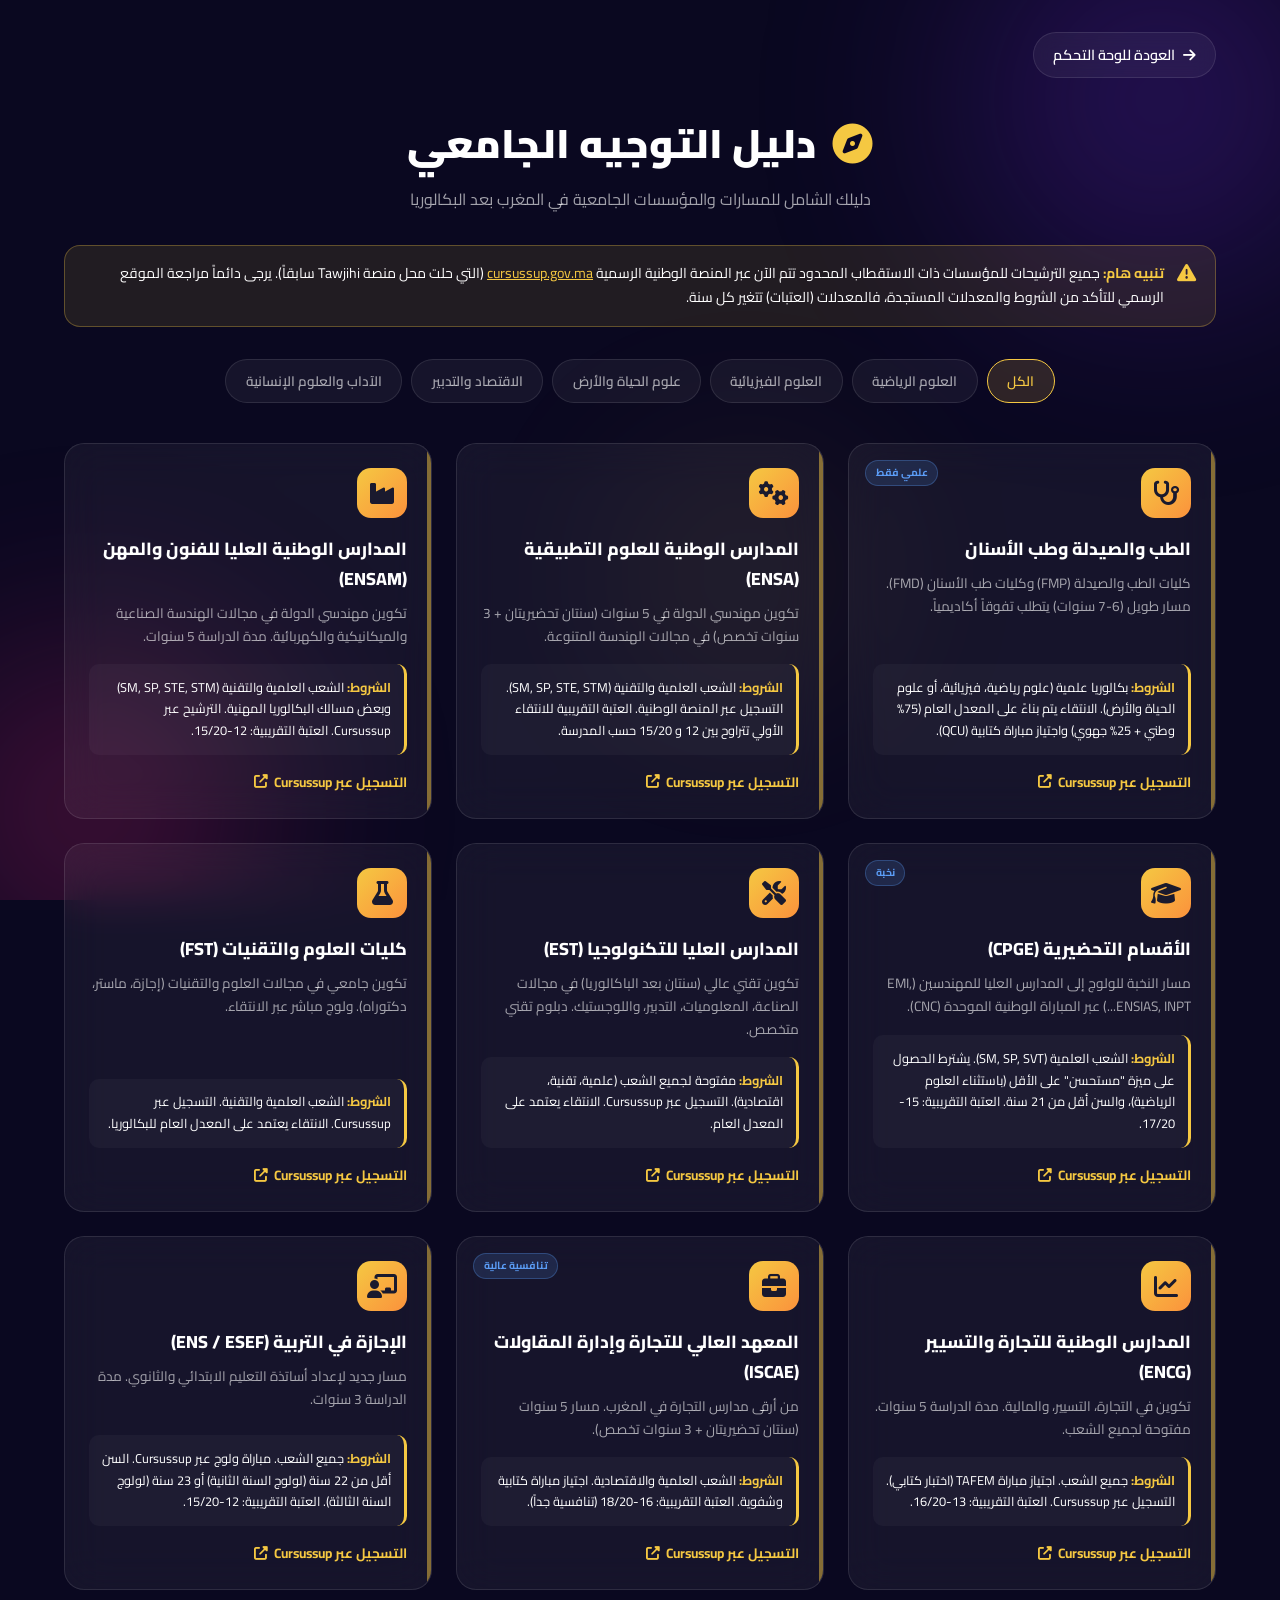
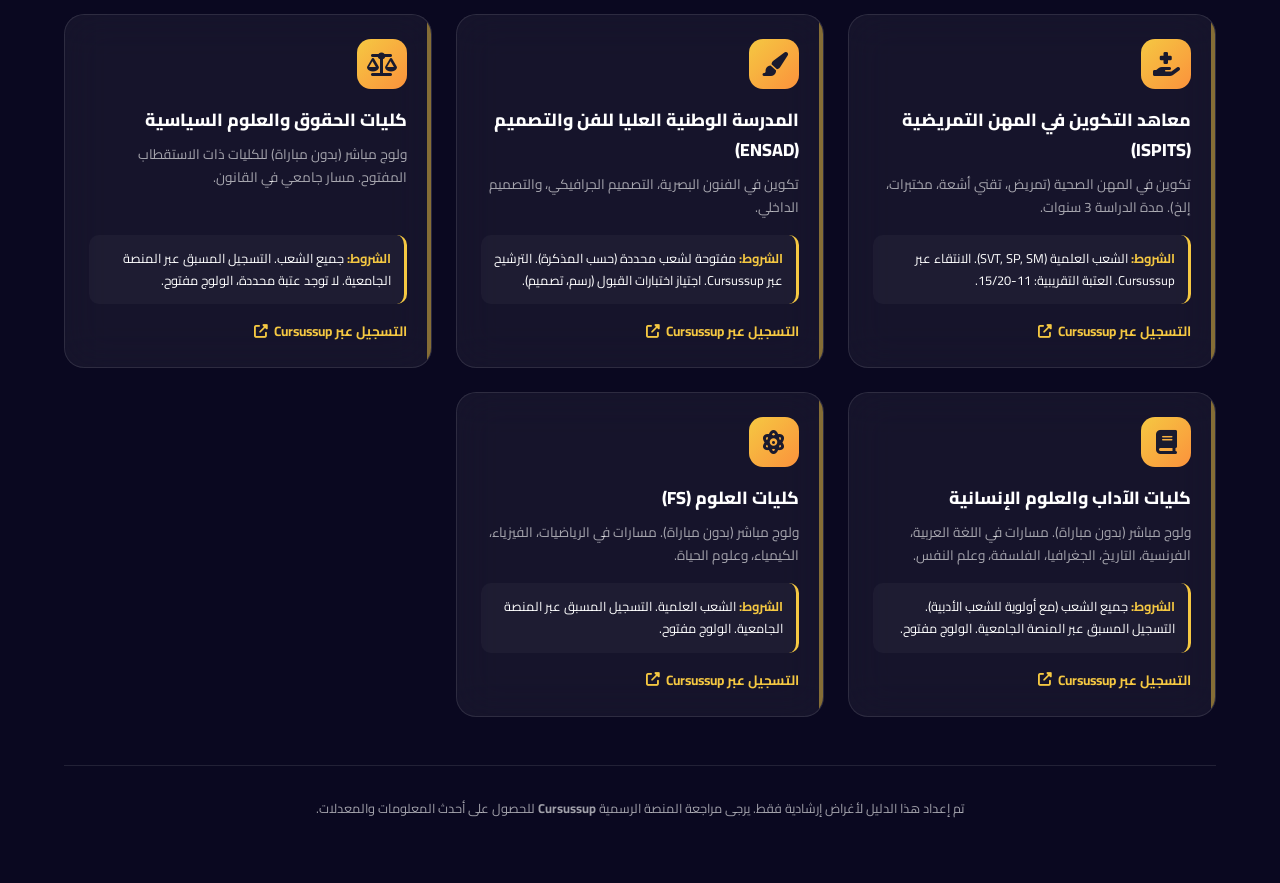
<file: guidance.html>
<!DOCTYPE html>
<html lang="ar" dir="rtl">
<head>
<meta charset="UTF-8">
<meta name="viewport" content="width=device-width, initial-scale=1.0">
<title>دليل التوجيه الجامعي | ثانوية الخوارزمي</title>
<meta name="theme-color" content="#0a0820">
<link rel="preconnect" href="https://fonts.googleapis.com">
<link rel="preconnect" href="https://fonts.gstatic.com" crossorigin>
<link href="https://fonts.googleapis.com/css2?family=Cairo:wght@400;600;700;800;900&display=swap" rel="stylesheet">
<link rel="stylesheet" href="https://cdnjs.cloudflare.com/ajax/libs/font-awesome/6.5.1/css/all.min.css">
<style>
:root{--bg:#0a0820;--tx:#ffffff;--mu:rgba(255,255,255,.62);--gold:#f5c842;--grad:linear-gradient(135deg,#f5c842,#fb923c);--on:#1a1a2e;--card:rgba(255,255,255,.05);--bd:rgba(255,255,255,.1);--fld:rgba(255,255,255,.06);--orbo:.4;--orbo3:.14}
*{margin:0;padding:0;box-sizing:border-box}
body{font-family:'Cairo',sans-serif;background:var(--bg);color:var(--tx);min-height:100vh;line-height:1.7;overflow-x:hidden}
:focus-visible{outline:3px solid var(--gold);outline-offset:3px}
a{color:inherit;text-decoration:none}

/* الخلفية */
.bg{position:fixed;inset:0;z-index:-1;overflow:hidden}
.orb{position:absolute;border-radius:50%;filter:blur(100px);opacity:var(--orbo);animation:float 26s ease-in-out infinite}
.orb:nth-child(1){width:560px;height:560px;background:radial-gradient(circle,#6d28d9,transparent 70%);top:-180px;right:-160px}
.orb:nth-child(2){width:480px;height:480px;background:radial-gradient(circle,#db2777,transparent 70%);bottom:-150px;left:-150px;animation-delay:-9s}
.orb:nth-child(3){width:340px;height:340px;background:radial-gradient(circle,#f5c842,transparent 70%);top:45%;left:45%;opacity:var(--orbo3);animation-delay:-17s}
@keyframes float{33%{transform:translate(60px,-40px) scale(1.1)}66%{transform:translate(-40px,60px) scale(.95)}}

/* الهيكل */
.guidance-container{max-width:1200px;margin:0 auto;padding:2rem 1.5rem 4rem}
.header-nav{display:flex;align-items:center;margin-bottom:2rem}
.btn-back{display:inline-flex;align-items:center;gap:0.5rem;background:var(--card);border:1px solid var(--bd);color:var(--tx);padding:0.6rem 1.2rem;border-radius:50px;font-size:0.9rem;font-weight:600;transition:all 0.3s ease;backdrop-filter:blur(10px)}
.btn-back:hover{color:var(--gold);border-color:var(--gold);transform:translateX(-3px)}

/* العناوين */
.page-header{text-align:center;margin-bottom:2rem}
.page-header h1{font-size:clamp(1.8rem,4vw,2.5rem);font-weight:900;color:var(--tx);margin-bottom:0.5rem}
.page-header h1 i{color:var(--gold);margin-left:0.5rem}
.page-header p{color:var(--mu);font-size:1rem;max-width:600px;margin:0 auto}

/* التنبيه */
.alert-box{background:rgba(245,200,66,0.1);border:1px solid rgba(245,200,66,0.3);border-radius:16px;padding:1rem 1.2rem;margin-bottom:2rem;display:flex;align-items:flex-start;gap:0.8rem;font-size:0.88rem}
.alert-box i{color:var(--gold);font-size:1.2rem;margin-top:2px}
.alert-box strong{color:var(--gold)}
.alert-box a{color:var(--gold);text-decoration:underline}

/* الفلاتر */
.filters{display:flex;flex-wrap:wrap;gap:0.6rem;justify-content:center;margin-bottom:2.5rem}
.filter-btn{background:var(--card);border:1px solid var(--bd);color:var(--mu);padding:0.5rem 1.2rem;border-radius:50px;cursor:pointer;font-family:'Cairo',sans-serif;font-size:0.85rem;font-weight:600;transition:all 0.3s ease}
.filter-btn:hover,.filter-btn.active{background:rgba(245,200,66,0.15);border-color:var(--gold);color:var(--gold)}

/* الشبكة والبطاقات */
.grid{display:grid;grid-template-columns:repeat(auto-fill,minmax(320px,1fr));gap:1.5rem}
.card{background:var(--card);border:1px solid var(--bd);border-radius:20px;padding:1.5rem;transition:all 0.3s ease;backdrop-filter:blur(20px);display:flex;flex-direction:column;position:relative;overflow:hidden}
.card::before{content:'';position:absolute;top:0;right:0;width:4px;height:100%;background:var(--gold);opacity:0.5}
.card:hover{transform:translateY(-5px);border-color:rgba(245,200,66,0.4);box-shadow:0 15px 40px rgba(0,0,0,0.3), 0 0 20px rgba(245,200,66,0.1)}
.card-icon{width:50px;height:50px;border-radius:14px;display:flex;align-items:center;justify-content:center;font-size:1.5rem;color:var(--on);background:var(--grad);margin-bottom:1rem;flex-shrink:0}
.card h3{font-size:1.1rem;font-weight:800;margin-bottom:0.5rem;color:var(--tx)}
.card .desc{font-size:0.85rem;color:var(--mu);margin-bottom:1rem;flex:1}
.card .details{font-size:0.8rem;color:var(--tx);background:rgba(255,255,255,0.03);border-radius:10px;padding:0.8rem;margin-bottom:1rem;border-right:3px solid var(--gold)}
.card .details strong{color:var(--gold)}
.card .btn-link{display:inline-flex;align-items:center;gap:0.4rem;color:var(--gold);font-weight:700;font-size:0.85rem;transition:all 0.3s ease}
.card .btn-link:hover{gap:0.8rem}

/* الشارات */
.badge{position:absolute;top:1rem;left:1rem;background:rgba(74,222,128,0.15);color:#4ade80;border:1px solid rgba(74,222,128,0.3);padding:0.2rem 0.6rem;border-radius:20px;font-size:0.65rem;font-weight:700}
.badge.blue{background:rgba(91,156,245,0.15);color:#5b9cf5;border-color:rgba(91,156,245,0.3)}

/* الفوتر */
.footer{text-align:center;margin-top:3rem;padding-top:2rem;border-top:1px solid var(--bd);color:var(--mu);font-size:0.8rem}

@media(max-width:768px){
  .guidance-container{padding:1.5rem 1rem}
  .grid{grid-template-columns:1fr}
  .filters{justify-content:flex-start;overflow-x:auto;flex-wrap:nowrap;padding-bottom:0.5rem}
  .filter-btn{white-space:nowrap}
}
</style>
</head>
<body>
<div class="bg" aria-hidden="true"><div class="orb"></div><div class="orb"></div><div class="orb"></div></div>

<div class="guidance-container">
  <div class="header-nav">
    <a href="dashboard.html" class="btn-back"><i class="fas fa-arrow-right"></i> العودة للوحة التحكم</a>
  </div>

  <div class="page-header">
    <h1><i class="fas fa-compass"></i> دليل التوجيه الجامعي</h1>
    <p>دليلك الشامل للمسارات والمؤسسات الجامعية في المغرب بعد البكالوريا</p>
  </div>

  <div class="alert-box">
    <i class="fas fa-exclamation-triangle"></i>
    <div>
      <strong>تنبيه هام:</strong> جميع الترشيحات للمؤسسات ذات الاستقطاب المحدود تتم الآن عبر المنصة الوطنية الرسمية <a href="https://www.cursussup.gov.ma" target="_blank" rel="noopener">cursussup.gov.ma</a> (التي حلت محل منصة Tawjihi سابقاً). يرجى دائماً مراجعة الموقع الرسمي للتأكد من الشروط والمعدلات المستجدة، فالمعدلات (العتبات) تتغير كل سنة.
    </div>
  </div>

  <div class="filters">
    <button class="filter-btn active" onclick="filterCards('all', this)">الكل</button>
    <button class="filter-btn" onclick="filterCards('science', this)">العلوم الرياضية</button>
    <button class="filter-btn" onclick="filterCards('physics', this)">العلوم الفيزيائية</button>
    <button class="filter-btn" onclick="filterCards('svt', this)">علوم الحياة والأرض</button>
    <button class="filter-btn" onclick="filterCards('eco', this)">الاقتصاد والتدبير</button>
    <button class="filter-btn" onclick="filterCards('arts', this)">الآداب والعلوم الإنسانية</button>
  </div>

  <div class="grid" id="cardsGrid">
    
    <!-- الطب -->
    <div class="card" data-branch="science physics svt">
      <div class="badge blue">علمي فقط</div>
      <div class="card-icon"><i class="fas fa-stethoscope"></i></div>
      <h3>الطب والصيدلة وطب الأسنان</h3>
      <p class="desc">كليات الطب والصيدلة (FMP) وكليات طب الأسنان (FMD). مسار طويل (6-7 سنوات) يتطلب تفوقاً أكاديمياً.</p>
      <div class="details">
        <strong>الشروط:</strong> بكالوريا علمية (علوم رياضية، فيزيائية، أو علوم الحياة والأرض). الانتقاء يتم بناءً على المعدل العام (75% وطني + 25% جهوي) واجتياز مباراة كتابية (QCU).
      </div>
      <a href="https://www.cursussup.gov.ma" target="_blank" rel="noopener" class="btn-link">التسجيل عبر Cursussup <i class="fas fa-external-link-alt"></i></a>
    </div>

    <!-- ENSA -->
    <div class="card" data-branch="science physics">
      <div class="card-icon"><i class="fas fa-cogs"></i></div>
      <h3>المدارس الوطنية للعلوم التطبيقية (ENSA)</h3>
      <p class="desc">تكوين مهندسي الدولة في 5 سنوات (سنتان تحضيريتان + 3 سنوات تخصص) في مجالات الهندسة المتنوعة.</p>
      <div class="details">
        <strong>الشروط:</strong> الشعب العلمية والتقنية (SM, SP, STE, STM). التسجيل عبر المنصة الوطنية. العتبة التقريبية للانتقاء الأولي تتراوح بين 12 و 15/20 حسب المدرسة.
      </div>
      <a href="https://www.cursussup.gov.ma" target="_blank" rel="noopener" class="btn-link">التسجيل عبر Cursussup <i class="fas fa-external-link-alt"></i></a>
    </div>

    <!-- ENSAM -->
    <div class="card" data-branch="science physics">
      <div class="card-icon"><i class="fas fa-industry"></i></div>
      <h3>المدارس الوطنية العليا للفنون والمهن (ENSAM)</h3>
      <p class="desc">تكوين مهندسي الدولة في مجالات الهندسة الصناعية والميكانيكية والكهربائية. مدة الدراسة 5 سنوات.</p>
      <div class="details">
        <strong>الشروط:</strong> الشعب العلمية والتقنية (SM, SP, STE, STM) وبعض مسالك البكالوريا المهنية. الترشيح عبر Cursussup. العتبة التقريبية: 12-15/20.
      </div>
      <a href="https://www.cursussup.gov.ma" target="_blank" rel="noopener" class="btn-link">التسجيل عبر Cursussup <i class="fas fa-external-link-alt"></i></a>
    </div>

    <!-- CPGE -->
    <div class="card" data-branch="science physics svt">
      <div class="badge blue">نخبة</div>
      <div class="card-icon"><i class="fas fa-graduation-cap"></i></div>
      <h3>الأقسام التحضيرية (CPGE)</h3>
      <p class="desc">مسار النخبة للولوج إلى المدارس العليا للمهندسين (EMI, ENSIAS, INPT...) عبر المباراة الوطنية الموحدة (CNC).</p>
      <div class="details">
        <strong>الشروط:</strong> الشعب العلمية (SM, SP, SVT). يشترط الحصول على ميزة "مستحسن" على الأقل (باستثناء العلوم الرياضية)، والسن أقل من 21 سنة. العتبة التقريبية: 15-17/20.
      </div>
      <a href="https://www.cursussup.gov.ma" target="_blank" rel="noopener" class="btn-link">التسجيل عبر Cursussup <i class="fas fa-external-link-alt"></i></a>
    </div>

    <!-- EST -->
    <div class="card" data-branch="science physics svt eco">
      <div class="card-icon"><i class="fas fa-tools"></i></div>
      <h3>المدارس العليا للتكنولوجيا (EST)</h3>
      <p class="desc">تكوين تقني عالي (سنتان بعد الباكالوريا) في مجالات الصناعة، المعلوميات، التدبير، واللوجستيك. دبلوم تقني متخصص.</p>
      <div class="details">
        <strong>الشروط:</strong> مفتوحة لجميع الشعب (علمية، تقنية، اقتصادية). التسجيل عبر Cursussup. الانتقاء يعتمد على المعدل العام.
      </div>
      <a href="https://www.cursussup.gov.ma" target="_blank" rel="noopener" class="btn-link">التسجيل عبر Cursussup <i class="fas fa-external-link-alt"></i></a>
    </div>

    <!-- FST -->
    <div class="card" data-branch="science physics svt">
      <div class="card-icon"><i class="fas fa-flask"></i></div>
      <h3>كليات العلوم والتقنيات (FST)</h3>
      <p class="desc">تكوين جامعي في مجالات العلوم والتقنيات (إجازة، ماستر، دكتوراه). ولوج مباشر عبر الانتقاء.</p>
      <div class="details">
        <strong>الشروط:</strong> الشعب العلمية والتقنية. التسجيل عبر Cursussup. الانتقاء يعتمد على المعدل العام للبكالوريا.
      </div>
      <a href="https://www.cursussup.gov.ma" target="_blank" rel="noopener" class="btn-link">التسجيل عبر Cursussup <i class="fas fa-external-link-alt"></i></a>
    </div>

    <!-- ENCG -->
    <div class="card" data-branch="science physics svt eco arts">
      <div class="card-icon"><i class="fas fa-chart-line"></i></div>
      <h3>المدارس الوطنية للتجارة والتسيير (ENCG)</h3>
      <p class="desc">تكوين في التجارة، التسيير، والمالية. مدة الدراسة 5 سنوات. مفتوحة لجميع الشعب.</p>
      <div class="details">
        <strong>الشروط:</strong> جميع الشعب. اجتياز مباراة TAFEM (اختبار كتابي). التسجيل عبر Cursussup. العتبة التقريبية: 13-16/20.
      </div>
      <a href="https://www.cursussup.gov.ma" target="_blank" rel="noopener" class="btn-link">التسجيل عبر Cursussup <i class="fas fa-external-link-alt"></i></a>
    </div>

    <!-- ISCAE -->
    <div class="card" data-branch="science physics eco">
      <div class="badge blue">تنافسية عالية</div>
      <div class="card-icon"><i class="fas fa-briefcase"></i></div>
      <h3>المعهد العالي للتجارة وإدارة المقاولات (ISCAE)</h3>
      <p class="desc">من أرقى مدارس التجارة في المغرب. مسار 5 سنوات (سنتان تحضيريتان + 3 سنوات تخصص).</p>
      <div class="details">
        <strong>الشروط:</strong> الشعب العلمية والاقتصادية. اجتياز مباراة كتابية وشفوية. العتبة التقريبية: 16-18/20 (تنافسية جداً).
      </div>
      <a href="https://www.cursussup.gov.ma" target="_blank" rel="noopener" class="btn-link">التسجيل عبر Cursussup <i class="fas fa-external-link-alt"></i></a>
    </div>

    <!-- الإجازة في التربية -->
    <div class="card" data-branch="science physics svt eco arts">
      <div class="card-icon"><i class="fas fa-chalkboard-teacher"></i></div>
      <h3>الإجازة في التربية (ENS / ESEF)</h3>
      <p class="desc">مسار جديد لإعداد أساتذة التعليم الابتدائي والثانوي. مدة الدراسة 3 سنوات.</p>
      <div class="details">
        <strong>الشروط:</strong> جميع الشعب. مباراة ولوج عبر Cursussup. السن أقل من 22 سنة (لولوج السنة الثانية) أو 23 سنة (لولوج السنة الثالثة). العتبة التقريبية: 12-15/20.
      </div>
      <a href="https://www.cursussup.gov.ma" target="_blank" rel="noopener" class="btn-link">التسجيل عبر Cursussup <i class="fas fa-external-link-alt"></i></a>
    </div>

    <!-- ISPITS -->
    <div class="card" data-branch="science physics svt">
      <div class="card-icon"><i class="fas fa-hand-holding-medical"></i></div>
      <h3>معاهد التكوين في المهن التمريضية (ISPITS)</h3>
      <p class="desc">تكوين في المهن الصحية (تمريض، تقني أشعة، مختبرات، إلخ). مدة الدراسة 3 سنوات.</p>
      <div class="details">
        <strong>الشروط:</strong> الشعب العلمية (SVT, SP, SM). الانتقاء عبر Cursussup. العتبة التقريبية: 11-15/20.
      </div>
      <a href="https://www.cursussup.gov.ma" target="_blank" rel="noopener" class="btn-link">التسجيل عبر Cursussup <i class="fas fa-external-link-alt"></i></a>
    </div>

    <!-- ENSAD -->
    <div class="card" data-branch="science physics arts">
      <div class="card-icon"><i class="fas fa-paint-brush"></i></div>
      <h3>المدرسة الوطنية العليا للفن والتصميم (ENSAD)</h3>
      <p class="desc">تكوين في الفنون البصرية، التصميم الجرافيكي، والتصميم الداخلي.</p>
      <div class="details">
        <strong>الشروط:</strong> مفتوحة لشعب محددة (حسب المذكرة). الترشيح عبر Cursussup. اجتياز اختبارات القبول (رسم، تصميم).
      </div>
      <a href="https://www.cursussup.gov.ma" target="_blank" rel="noopener" class="btn-link">التسجيل عبر Cursussup <i class="fas fa-external-link-alt"></i></a>
    </div>

    <!-- كليات الحقوق -->
    <div class="card" data-branch="arts eco">
      <div class="card-icon"><i class="fas fa-balance-scale"></i></div>
      <h3>كليات الحقوق والعلوم السياسية</h3>
      <p class="desc">ولوج مباشر (بدون مباراة) للكليات ذات الاستقطاب المفتوح. مسار جامعي في القانون.</p>
      <div class="details">
        <strong>الشروط:</strong> جميع الشعب. التسجيل المسبق عبر المنصة الجامعية. لا توجد عتبة محددة، الولوج مفتوح.
      </div>
      <a href="https://www.cursussup.gov.ma" target="_blank" rel="noopener" class="btn-link">التسجيل عبر Cursussup <i class="fas fa-external-link-alt"></i></a>
    </div>

    <!-- كليات الآداب -->
    <div class="card" data-branch="arts eco">
      <div class="card-icon"><i class="fas fa-book"></i></div>
      <h3>كليات الآداب والعلوم الإنسانية</h3>
      <p class="desc">ولوج مباشر (بدون مباراة). مسارات في اللغة العربية، الفرنسية، التاريخ، الجغرافيا، الفلسفة، وعلم النفس.</p>
      <div class="details">
        <strong>الشروط:</strong> جميع الشعب (مع أولوية للشعب الأدبية). التسجيل المسبق عبر المنصة الجامعية. الولوج مفتوح.
      </div>
      <a href="https://www.cursussup.gov.ma" target="_blank" rel="noopener" class="btn-link">التسجيل عبر Cursussup <i class="fas fa-external-link-alt"></i></a>
    </div>

    <!-- كليات العلوم -->
    <div class="card" data-branch="science physics svt">
      <div class="card-icon"><i class="fas fa-atom"></i></div>
      <h3>كليات العلوم (FS)</h3>
      <p class="desc">ولوج مباشر (بدون مباراة). مسارات في الرياضيات، الفيزياء، الكيمياء، وعلوم الحياة.</p>
      <div class="details">
        <strong>الشروط:</strong> الشعب العلمية. التسجيل المسبق عبر المنصة الجامعية. الولوج مفتوح.
      </div>
      <a href="https://www.cursussup.gov.ma" target="_blank" rel="noopener" class="btn-link">التسجيل عبر Cursussup <i class="fas fa-external-link-alt"></i></a>
    </div>

  </div>

  <div class="footer">
    <p>تم إعداد هذا الدليل لأغراض إرشادية فقط. يرجى مراجعة المنصة الرسمية <strong>Cursussup</strong> للحصول على أحدث المعلومات والمعدلات.</p>
  </div>
</div>

<script>
function filterCards(branch, btn) {
  // تحديث الأزرار
  document.querySelectorAll('.filter-btn').forEach(b => b.classList.remove('active'));
  if(btn) btn.classList.add('active');

  // فلترة البطاقات
  const cards = document.querySelectorAll('.card');
  cards.forEach(card => {
    if (branch === 'all') {
      card.style.display = 'flex';
    } else {
      const branches = card.getAttribute('data-branch') || '';
      if (branches.includes(branch)) {
        card.style.display = 'flex';
      } else {
        card.style.display = 'none';
      }
    }
  });
}
</script>
</body>
</html>
</file>
